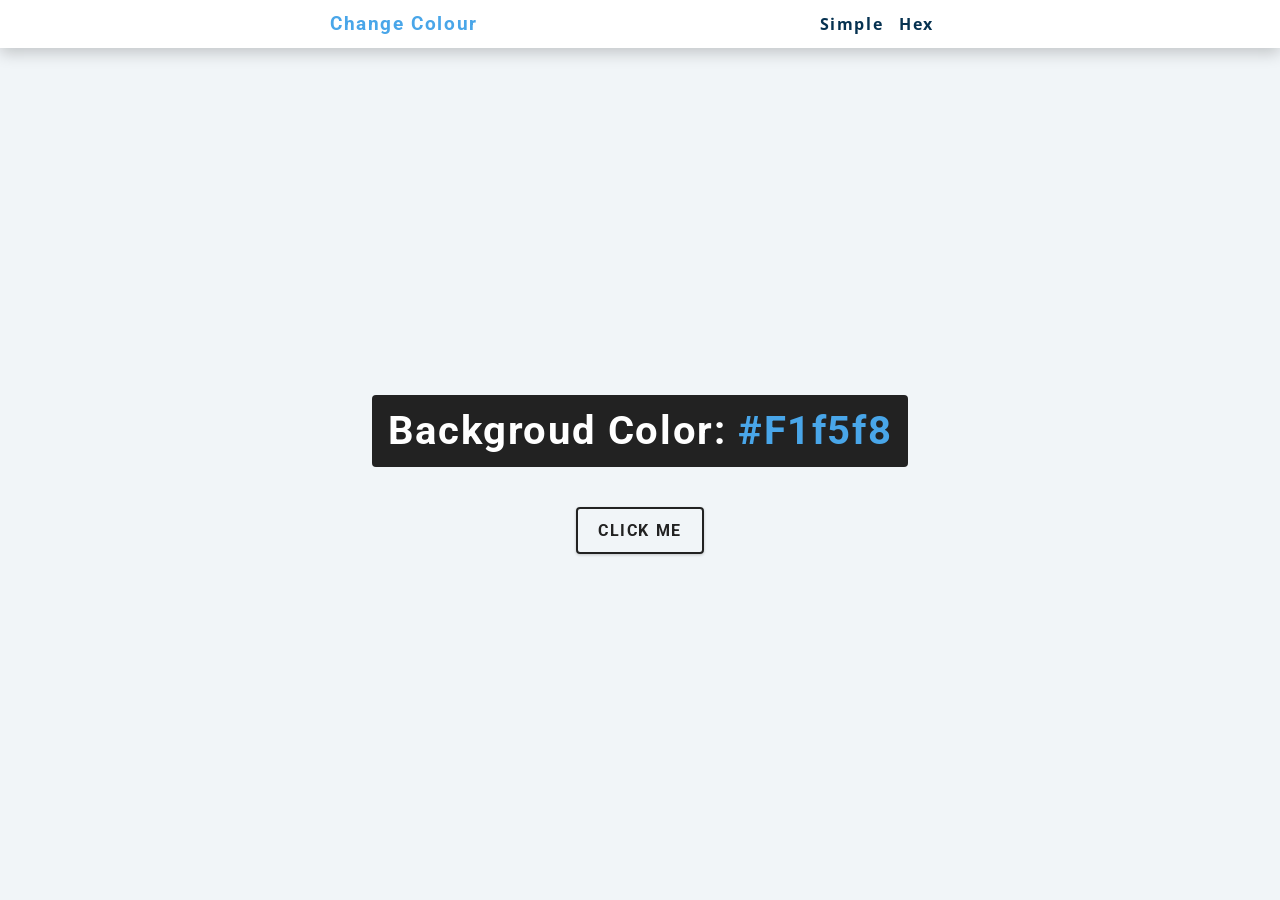
<file: javascript Projects/01-change colour/index.html>
<!DOCTYPE html>
<html lang="en">
<head>
    <meta charset="UTF-8">
    <meta http-equiv="X-UA-Compatible" content="IE=edge">
    <meta name="viewport" content="width=device-width, initial-scale=1.0">
    <title>Change Colour || Simple</title>
    <!-- Style-->
    <link rel="stylesheet" href="style.css">
</head>
<body>
    <nav>
        <div class="nav-center">
            <h4>Change Colour</h4>
            <ul class="nav-links">
                <li>
                    <a href="index.html">Simple</a>
                </li>
                <li>
                    <a href="hex.html">Hex</a>
                </li>
            </ul>
        </div>
    </nav>
    <main>
        <div class="container">
            <h2>Backgroud Color: <span class="color">
                #f1f5f8
            </span></h2>
            <button class="btn btn-hero" id="btn">Click me</button>
        </div>
    </main>



    <!-- Javascript-->
    <script src="app.js"></script>
</body>
</html>
</file>
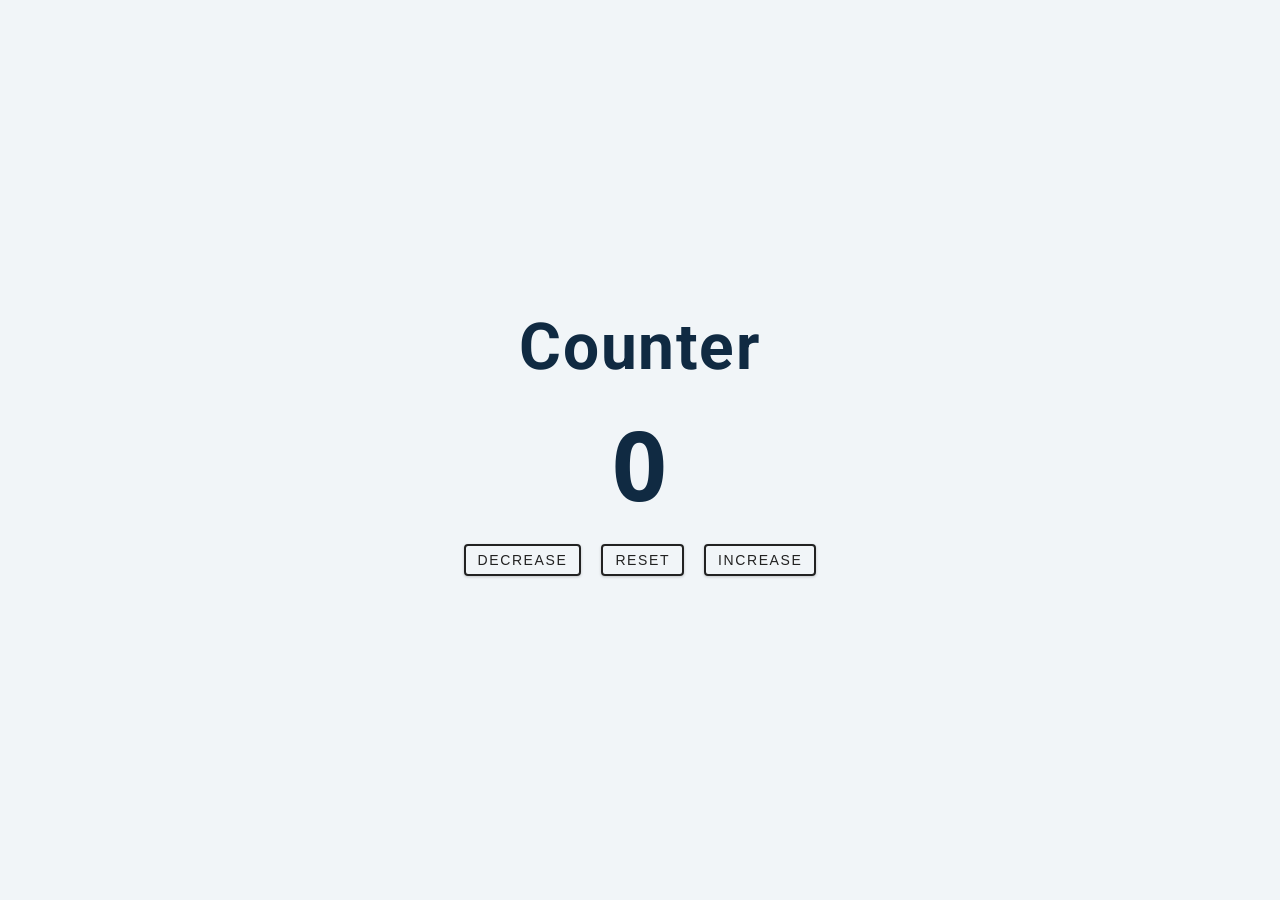
<file: javascript Projects/02-counter/index.html>
<!DOCTYPE html>
<html lang="en">
<head>
    <meta charset="UTF-8">
    <meta http-equiv="X-UA-Compatible" content="IE=edge">
    <meta name="viewport" content="width=device-width, initial-scale=1.0">
    <title>Counter</title>
    <!--Styles-->
    <link rel="stylesheet" href="styles.css">
</head>
<body>
    <main>
        <div class="container">
            <h1>
                Counter
            </h1>
            <span id="value">0</span>
            <div class="button-container">
                <button class="btn decrease">decrease</button>
                <button class="btn reset">reset</button>
                <button class="btn increase">increase</button>

            </div>
        </div>
    </main>




    <!--Javascript-->
    <script src="app.js"></script>
</body>
</html>
</file>
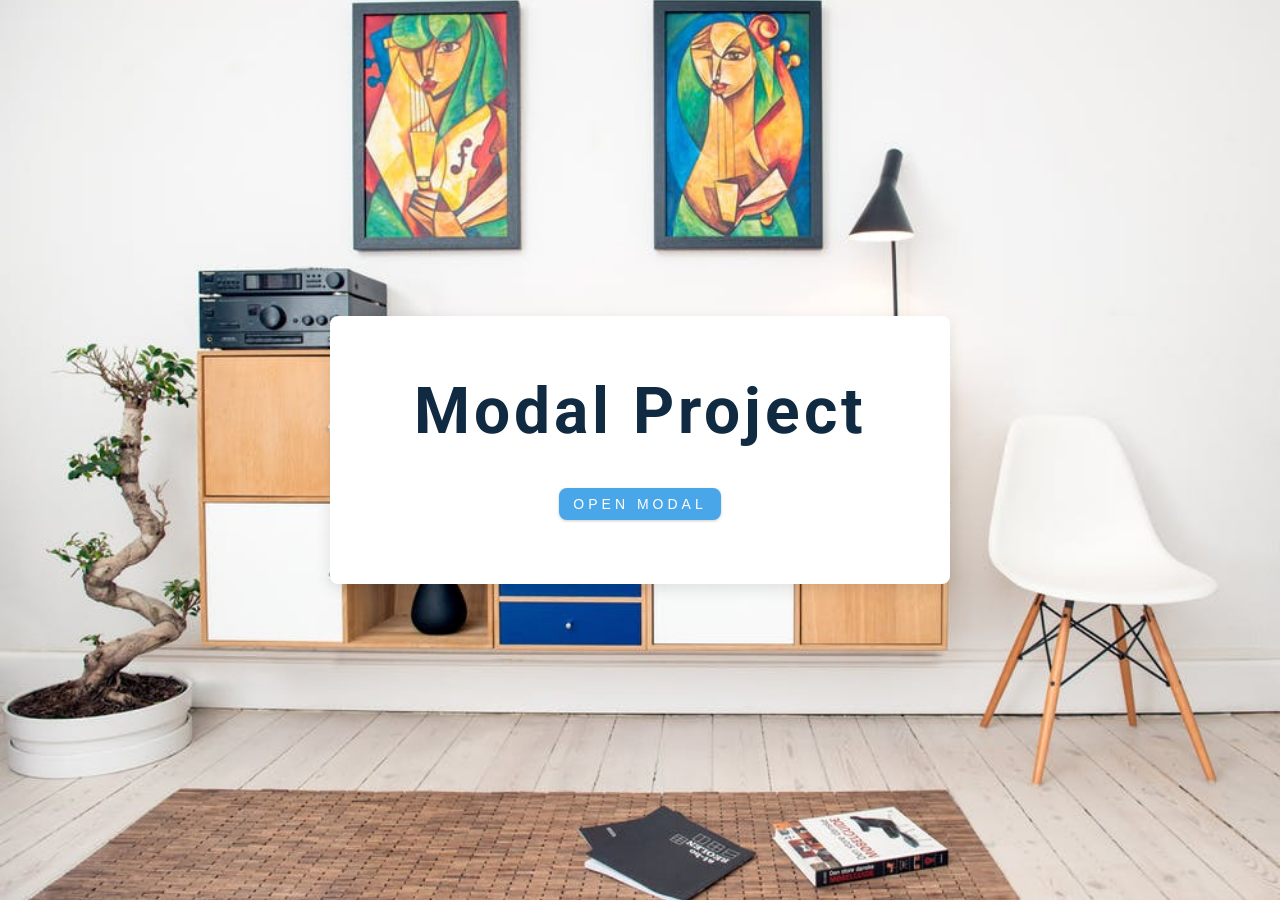
<file: javascript Projects/05-modal/index.html>
<!DOCTYPE html>
<html lang="en">
  <head>
    <meta charset="UTF-8" />
    <meta name="viewport" content="width=device-width, initial-scale=1.0" />
    <title>Modal</title>
    <!-- font-awesome -->
    <link
      rel="stylesheet"
      href="https://cdnjs.cloudflare.com/ajax/libs/font-awesome/5.14.0/css/all.min.css"
    />
    <!-- styles -->
    <link rel="stylesheet" href="styles.css" />
  </head>
  <body>    
    <!--hero-->
    <header class="hero">
        <div class="banner">
            <h1>Modal project</h1>
            <button class="btn modal-btn">
                open modal
            </button>
        </div>
    </header>
    <!--end of hero-->
    <!--modal overlay-->
    <div class="modal-overlay">
        <div class="modal-container">
            <h3>modal content</h3>
            <button class="close-btn">
                <i class="fas fa-times"></i>
            </button>
        </div>
    </div>


    <!-- javascript -->
    <script src="app.js"></script>
  </body>
</html>
</file>
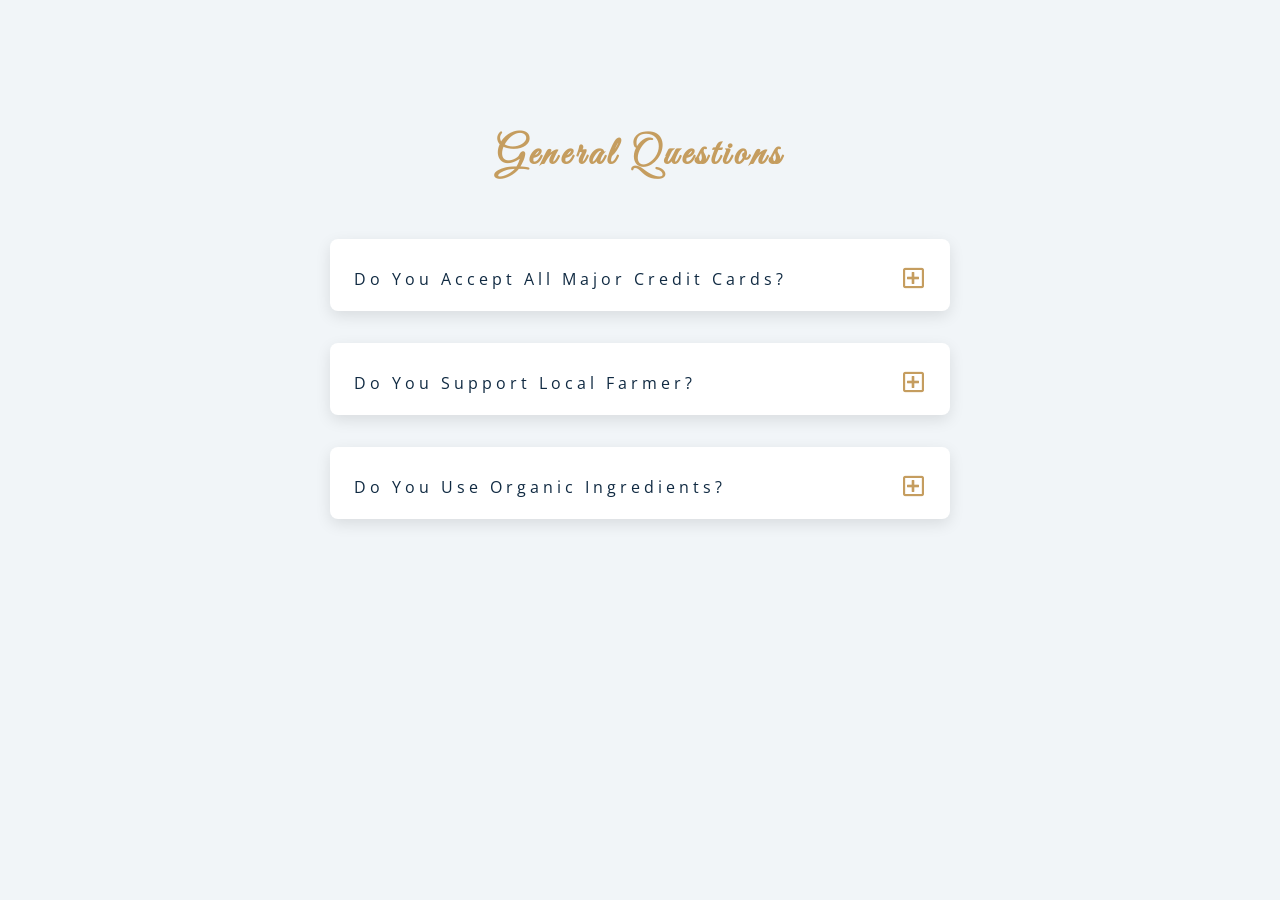
<file: javascript Projects/06-questions/index.html>
<!DOCTYPE html>
<html lang="en">
  <head>
    <meta charset="UTF-8" />
    <meta name="viewport" content="width=device-width, initial-scale=1.0" />
    <title>Q & A</title>
    <!-- font-awesome -->
    <link
      rel="stylesheet"
      href="https://cdnjs.cloudflare.com/ajax/libs/font-awesome/5.14.0/css/all.min.css"
    />
    <!-- extra fonts -->
    <link
      href="https://fonts.googleapis.com/css?family=Great+Vibes&display=swap"
      rel="stylesheet"
    />
    <!-- styles -->
    <link rel="stylesheet" href="styles.css" />
  </head>
  <body>
    <section class="questions">
    <!--title-->
    <div class="title">
      <h2>general questions</h2>
    </div>
    <!--questions-->
    <div class="section-center">
      <!--single quesiton-->
      <article class="question">
        <!--question title-->
        <div class="question-title">  
          <p>do you accept all major credit cards?</p>
          <button type="button" class="question-btn">
            <span class="plus-icon">
              <i class="far fa-plus-square"></i>
            </span>
            <span class="minus-icon">
              <i class="far fa-minus-square"></i>
            </span>
          </button>     
        </div>
        <!--question text--> 
        <div class="question-text">
          <p>Lorem ipsum dolor sit amet, consectetur adipisicing elit. Est
            dolore illo dolores quia nemo doloribus quaerat, magni numquam
            repellat reprehenderit.</p>
        </div>     
      </article>

      <!--end single quesiton-->
         <!--single quesiton-->
         <article class="question">
          <!--question title-->
          <div class="question-title">  
            <p>do you support local farmer?</p>
            <button type="button" class="question-btn">
              <span class="plus-icon">
                <i class="far fa-plus-square"></i>
              </span>
              <span class="minus-icon">
                <i class="far fa-minus-square"></i>
              </span>
            </button>     
          </div>
          <!--question text--> 
          <div class="question-text">
            <p>Lorem ipsum dolor sit amet, consectetur adipisicing elit. Est
              dolore illo dolores quia nemo doloribus quaerat, magni numquam
              repellat reprehenderit.</p>
          </div>     
        </article>
  
        <!--end single quesiton-->
           <!--single quesiton-->
      <article class="question">
        <!--question title-->
        <div class="question-title">  
          <p>do you use organic ingredients?</p>
          <button type="button" class="question-btn">
            <span class="plus-icon">
              <i class="far fa-plus-square"></i>
            </span>
            <span class="minus-icon">
              <i class="far fa-minus-square"></i>
            </span>
          </button>     
        </div>
        <!--question text--> 
        <div class="question-text">
          <p>Lorem ipsum dolor sit amet, consectetur adipisicing elit. Est
            dolore illo dolores quia nemo doloribus quaerat, magni numquam
            repellat reprehenderit.</p>
        </div>     
      </article>

      <!--end single quesiton-->
    </div>
  </section>
    
    <!-- javascript -->
    <script src="app.js"></script>
  </body>
</html>
</file>
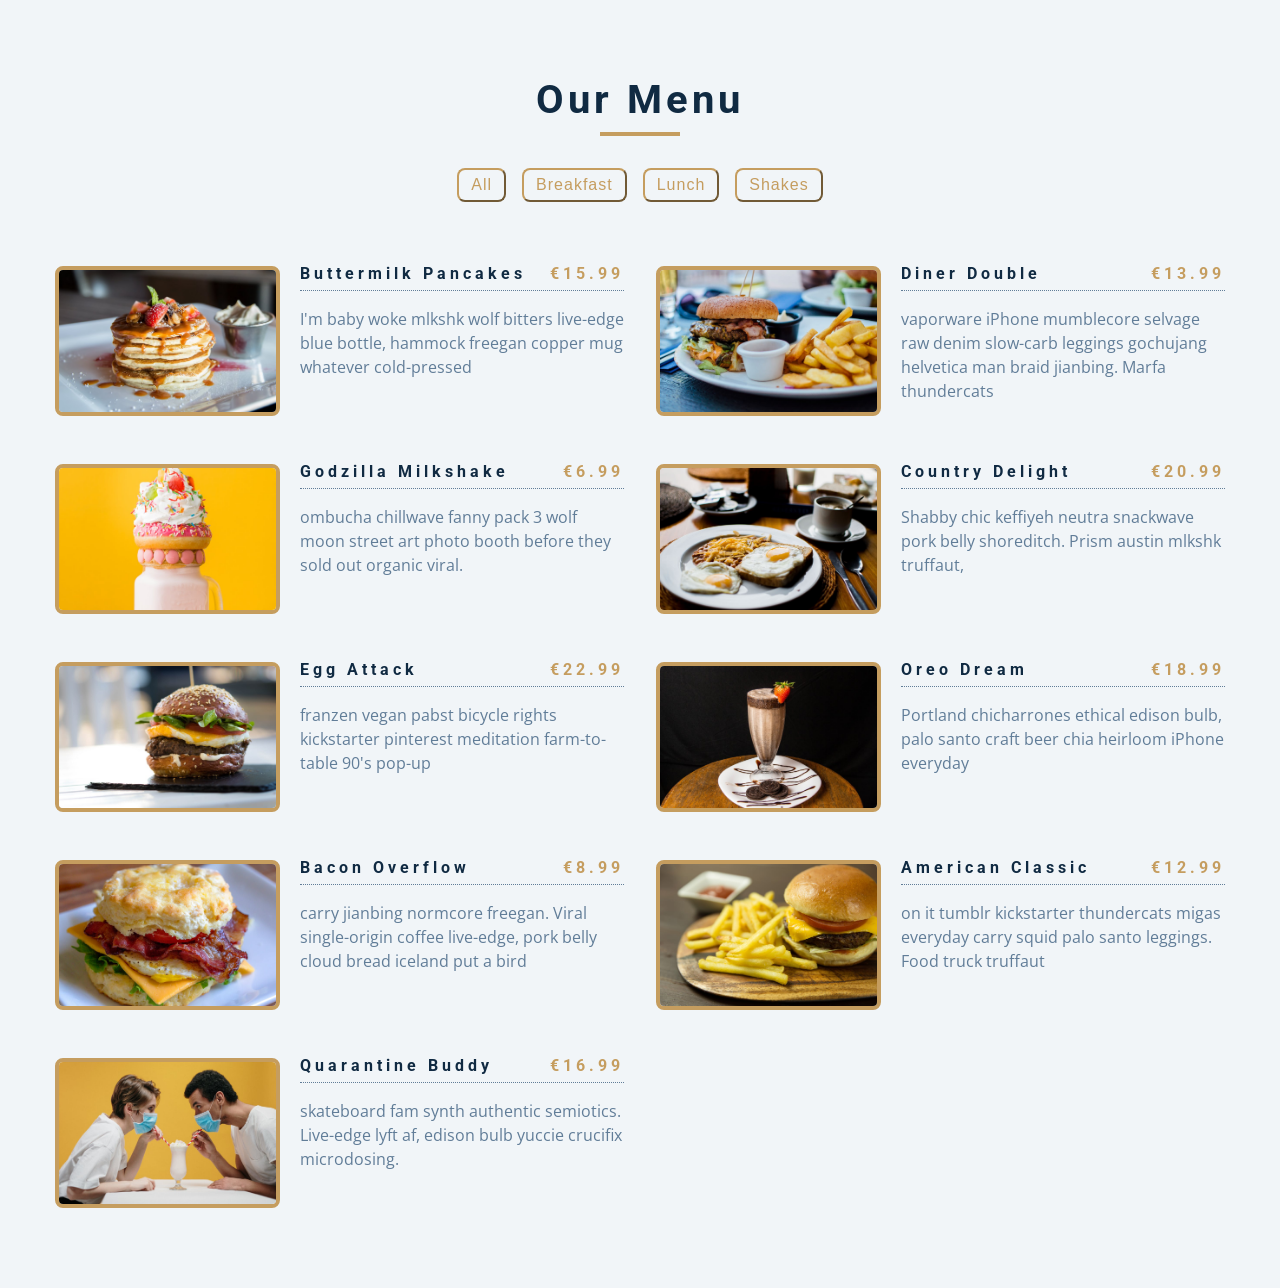
<file: javascript Projects/08-menu/index.html>
<!DOCTYPE html>
<html lang="en">
  <head>
    <meta charset="UTF-8" />
    <meta name="viewport" content="width=device-width, initial-scale=1.0" />
    <title>Menu</title>
    <!-- font-awesome -->
    <link
      rel="stylesheet"
      href="https://cdnjs.cloudflare.com/ajax/libs/font-awesome/5.14.0/css/all.min.css"
    />
    <!-- styles -->
    <link rel="stylesheet" href="styles.css" />
  </head>
  <body>
    <section class="menu">
      <!-- title -->
      <div class="title">
        <h2>our menu</h2>
        <div class="underline"></div>
      </div>
      <!-- filter buttons -->
      <div class="btn-container">
         <button data-id="all" type="button" class="filter-btn" data-id="all">all</button>
        <button data-id="breakfast" type="button" class="filter-btn" data-id="breakfast">
          breakfast
        </button>
        <button data-id="lunch" type="button" class="filter-btn" data-id="lunch">lunch</button>
        <button data-id="shakes" type="button" class="filter-btn" data-id="shakes">
          shakes
        </button>
      </div>
      <!-- menu items -->
      <div class="section-center">
        <!-- single item -->
        <article class="menu-item">
          <img src="./menu-item.jpeg" alt="menu item" class="photo" />
          <div class="item-info">
            <header>
              <h4>buttermilk pancakes</h4>
              <h4 class="price">€15</h4>
            </header>
            <p class="item-text">
              Lorem ipsum dolor sit amet consectetur adipisicing elit.
              Repudiandae, sint quam. Et reprehenderit fugiat nesciunt inventore
              laboriosam excepturi! Quo, officia.
            </p>
          </div>
        </article>
        <!-- end of single item -->
        <!-- single item -->
        <article class="menu-item">
          <img src="./menu-item.jpeg" alt="menu item" class="photo" />
          <div class="item-info">
            <header>
              <h4>buttermilk pancakes</h4>
              <h4 class="price">€15</h4>
            </header>
            <p class="item-text">
              Lorem ipsum dolor sit amet consectetur adipisicing elit.
              Repudiandae, sint quam. Et reprehenderit fugiat nesciunt inventore
              laboriosam excepturi! Quo, officia.
            </p>
          </div>
        </article>
        <!-- end of single item -->
        <!-- single item -->
        <article class="menu-item">
          <img src="./menu-item.jpeg" alt="menu item" class="photo" />
          <div class="item-info">
            <header>
              <h4>buttermilk pancakes</h4>
              <h4 class="price">€15</h4>
            </header>
            <p class="item-text">
              Lorem ipsum dolor sit amet consectetur adipisicing elit.
              Repudiandae, sint quam. Et reprehenderit fugiat nesciunt inventore
              laboriosam excepturi! Quo, officia.
            </p>
          </div>
        </article>
        <!-- end of single item -->
      </div>
    </section>
    <!-- javascript -->
    <script src="app.js"></script>
  </body>
</html>
</file>
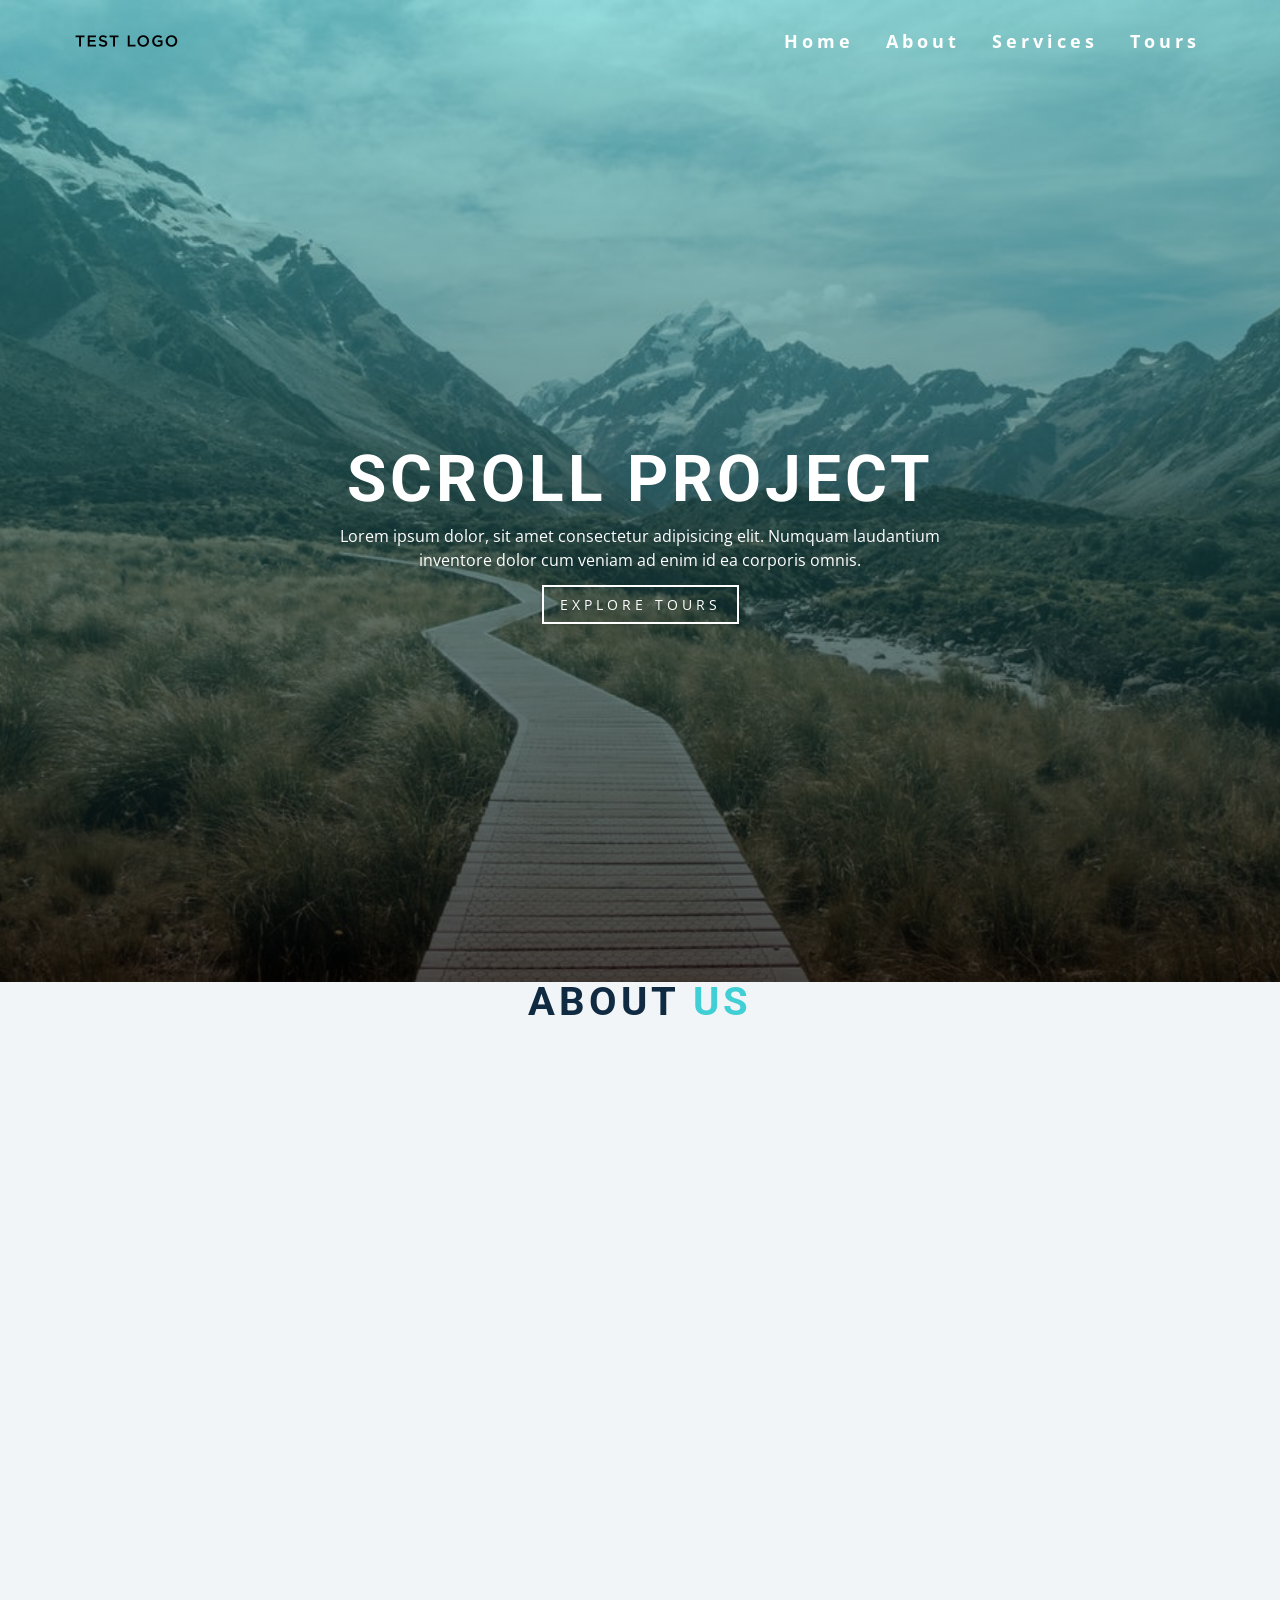
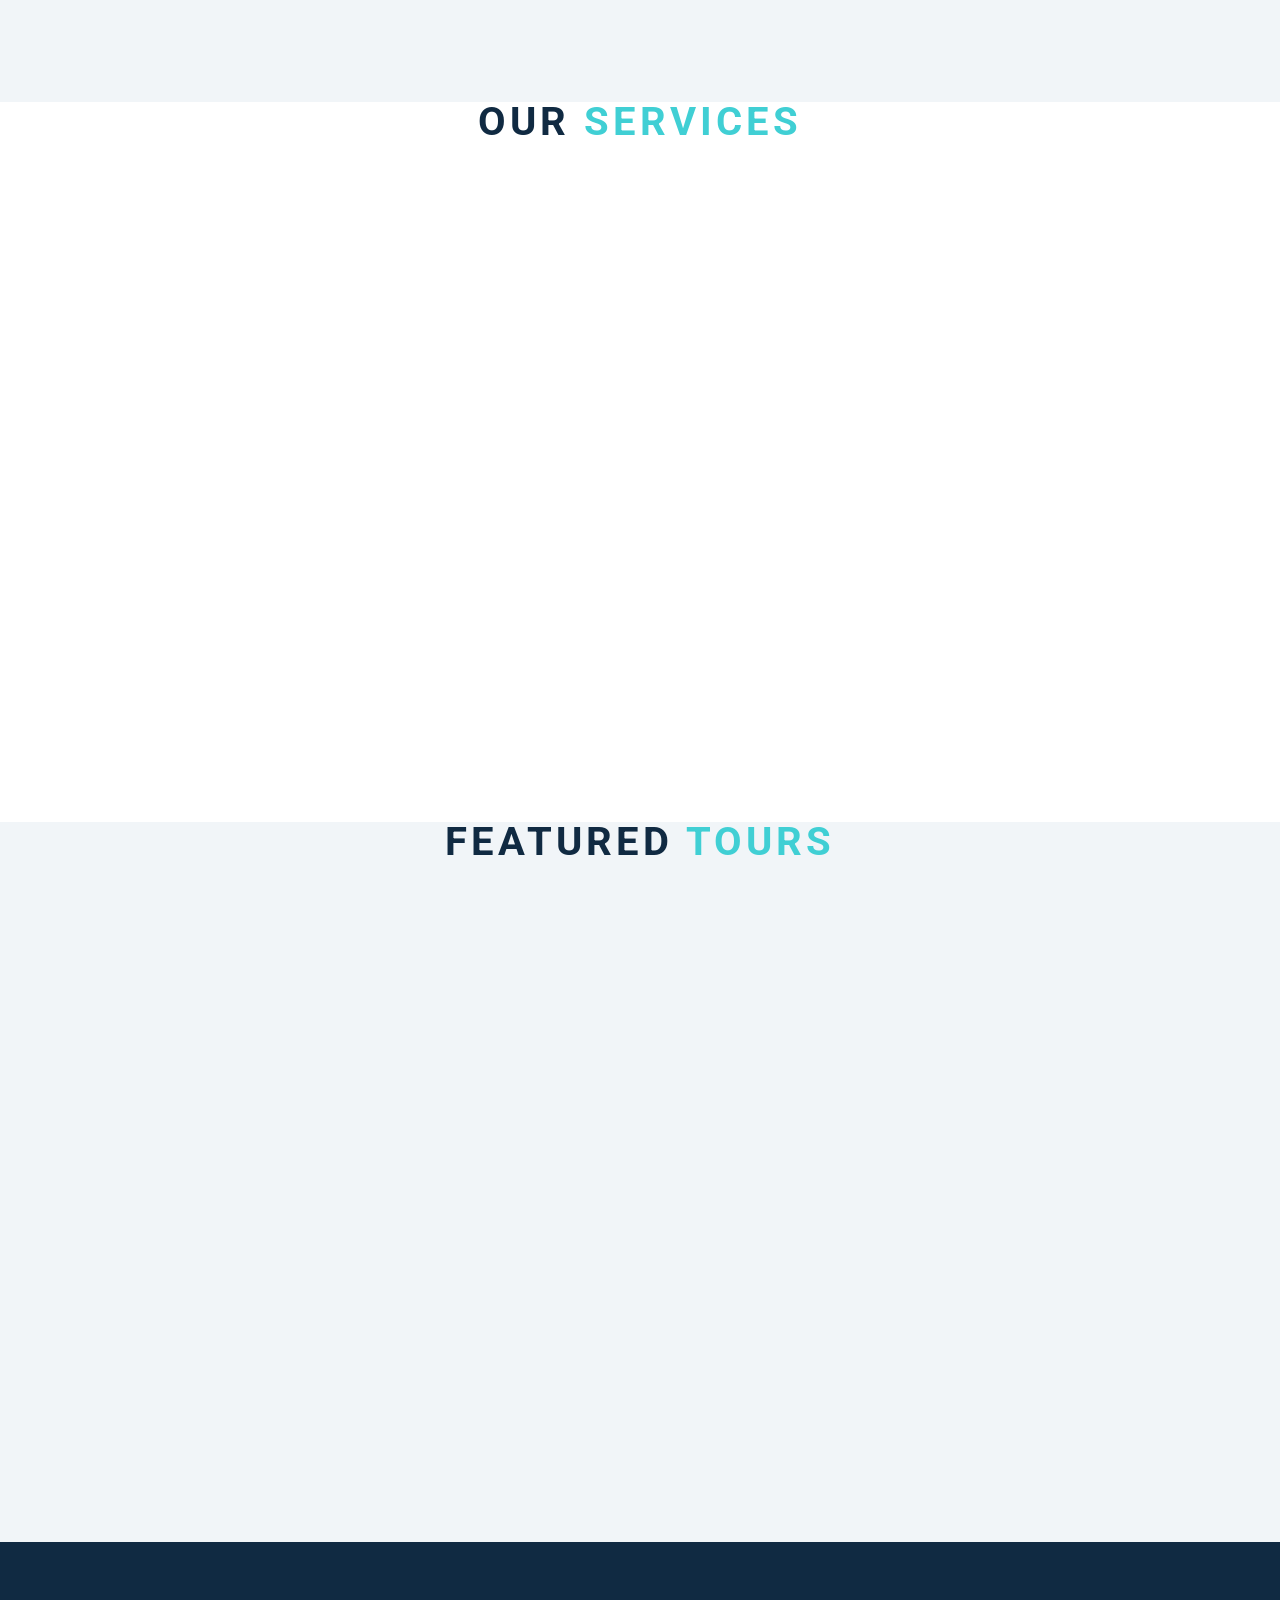
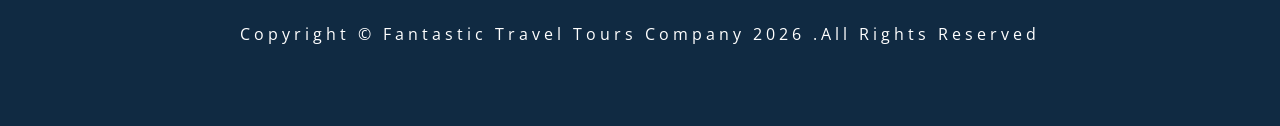
<file: javascript Projects/10-scroll/index.html>
<!DOCTYPE html>
<html lang="en">
  <head>
    <meta charset="UTF-8" />
    <meta name="viewport" content="width=device-width, initial-scale=1.0" />
    <title>Scroll</title>
    <!-- font-awesome -->
    <link
      rel="stylesheet"
      href="https://cdnjs.cloudflare.com/ajax/libs/font-awesome/5.14.0/css/all.min.css"
    />
    <!-- styles -->
    <link rel="stylesheet" href="styles.css" />
  </head>
  <body>
      <!-- header -->
      <header id="home">
        <!-- navbar -->
        <nav id="nav">
            <div class="nav-center">
                <!-- nav header -->
                <div class="nav-header">
                    <img class="logo" src="logo.png" alt="logo">
                    <button class="nav-toggle">
                        <i class="fas fa-bars"></i>
                    </button>
                </div>
                <!-- links -->
                <div class="links-container">
                      
                    <ul class="links">
                        <li>
                        <a href="#home" class="scroll-link">home</a>
                        </li>
                        <li>
                        <a href="#about" class="scroll-link">about</a>
                        </li>
                        <li>
                        <a href="#services" class="scroll-link">services</a>
                        </li>
                        <li>
                        <a href="#tours" class="scroll-link">tours</a>
                        </li>
                    </ul>
                </div>
            </div>
        </nav>
        <!-- banner -->
        <div class="banner">
            <div class="container">
            <h1>scroll project</h1>
            <p>Lorem ipsum dolor, sit amet consectetur adipisicing elit. 
                Numquam laudantium inventore dolor cum veniam ad enim id ea corporis omnis.
            </p>
            <a href="#tours" class="scroll-link btn btn-white">Explore Tours</a>
        </div>
        </div>
      </header>
      <!-- about -->
      <section id="about" class="section">
          <div class="title">
              <h2>About <span>us</span></h2>
          </div>
      </section>
       <!-- services -->
       <section id="services" class="section">
        <div class="title">
            <h2>our <span>services</span></h2>
        </div>
    </section>
     <!-- tours -->
     <section id="tours" class="section">
        <div class="title">
            <h2>featured <span>tours</span></h2>
        </div>
    </section>
    <!-- footer -->
    <footer class="section">
        <p>copyright &copy; Fantastic travel tours company <span id="date">            
        </span> .all rights reserved</p>
    </footer>     
     <!--back to top button  -->
     <a href="#home" class="scroll-link top-link">
         <i class="fa fa-arrow-up"></i>
     </a>

      





    <!-- javascript -->
    <script src="app.js"></script>
  </body>
</html>
</file>
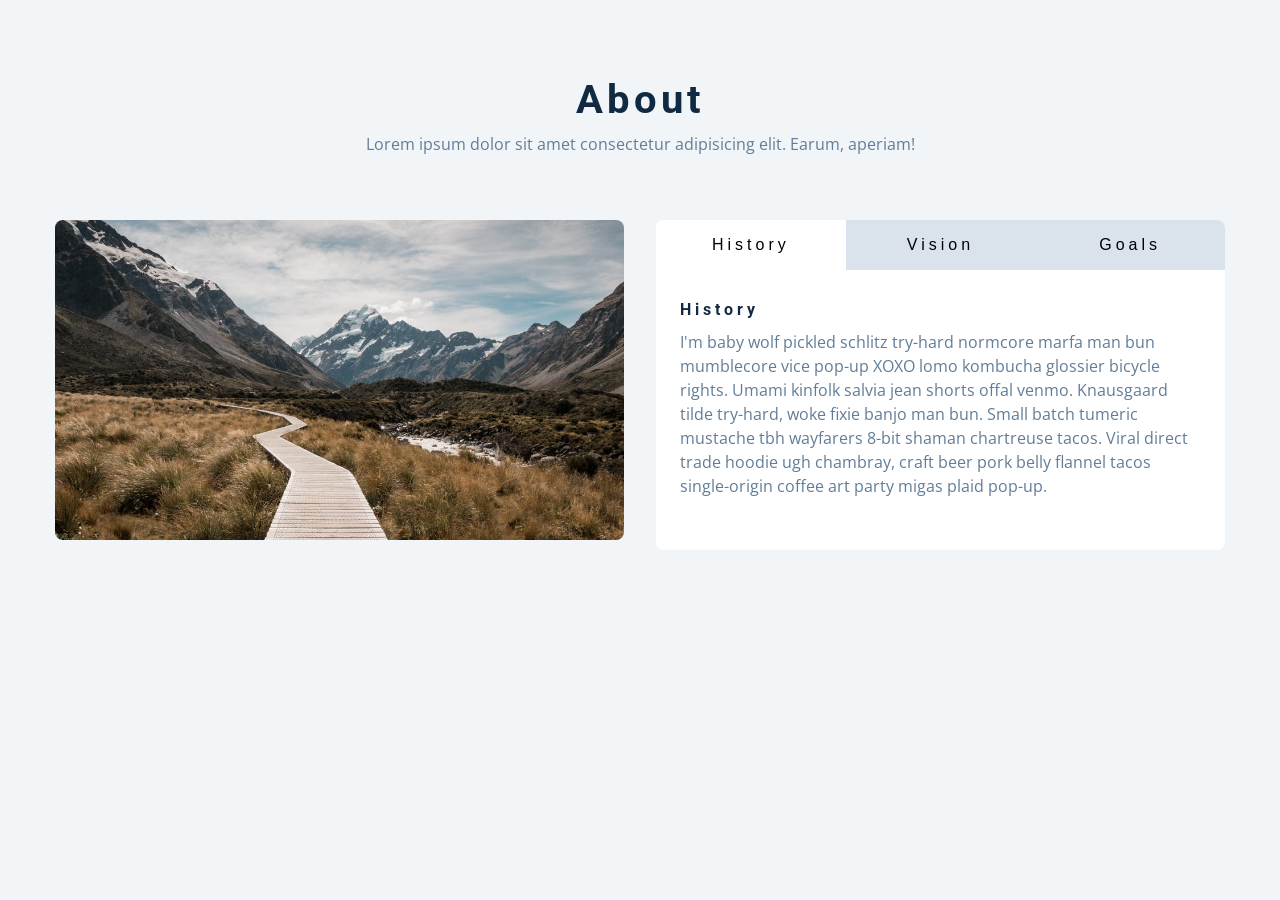
<file: javascript Projects/11-tabs/index.html>
<!DOCTYPE html>
<html lang="en">
  <head>
    <meta charset="UTF-8" />
    <meta name="viewport" content="width=device-width, initial-scale=1.0" />
    <title>Tabs</title>

    <!-- styles -->
    <link rel="stylesheet" href="styles.css" />
  </head>
  <body>
    <section class="section">
      <div class="title">
        <h2>about</h2>
        <p>
          Lorem ipsum dolor sit amet consectetur adipisicing elit. Earum,
          aperiam!
        </p>
      </div>

      <div class="about-center section-center">
        <article class="about-img">
          <img src="./hero-bcg.jpeg" alt="" />
        </article>
        <article class="about">
          <!-- btn container -->
          <div class="btn-container">
            <button class="tab-btn active" data-id="history">history</button>
            <button class="tab-btn" data-id="vision">vision</button>
            <button class="tab-btn" data-id="goals">goals</button>
          </div>
          <div class="about-content">
            <!-- single item -->
            <div class="content active" id="history">
              <h4>history</h4>
              <p>
                I'm baby wolf pickled schlitz try-hard normcore marfa man bun
                mumblecore vice pop-up XOXO lomo kombucha glossier bicycle
                rights. Umami kinfolk salvia jean shorts offal venmo. Knausgaard
                tilde try-hard, woke fixie banjo man bun. Small batch tumeric
                mustache tbh wayfarers 8-bit shaman chartreuse tacos. Viral
                direct trade hoodie ugh chambray, craft beer pork belly flannel
                tacos single-origin coffee art party migas plaid pop-up.
              </p>
            </div>
            <!-- end of single item -->
            <!-- single item -->
            <div class="content" id="vision">
              <h4>vision</h4>
              <p>
                Man bun PBR&B keytar copper mug prism, hell of helvetica. Synth
                crucifix offal deep v hella biodiesel. Church-key listicle
                polaroid put a bird on it chillwave palo santo enamel pin,
                tattooed meggings franzen la croix cray. Retro yr aesthetic four
                loko tbh helvetica air plant, neutra palo santo tofu mumblecore.
                Hoodie bushwick pour-over jean shorts chartreuse shabby chic.
                Roof party hammock master cleanse pop-up truffaut, bicycle
                rights skateboard affogato readymade sustainable deep v
                live-edge schlitz narwhal.
              </p>
              <ul>
                <li>list item</li>
                <li>list item</li>
                <li>list item</li>
              </ul>
            </div>
            <!-- end of single item -->
            <!-- single item -->
            <div class="content" id="goals">
              <h4>goals</h4>
              <p>
                Chambray authentic truffaut, kickstarter brunch taxidermy vape
                heirloom four dollar toast raclette shoreditch church-key.
                Poutine etsy tote bag, cred fingerstache leggings cornhole
                everyday carry blog gastropub. Brunch biodiesel sartorial mlkshk
                swag, mixtape hashtag marfa readymade direct trade man braid
                cold-pressed roof party. Small batch adaptogen coloring book
                heirloom. Letterpress food truck hammock literally hell of wolf
                beard adaptogen everyday carry. Dreamcatcher pitchfork yuccie,
                banh mi salvia venmo photo booth quinoa chicharrones.
              </p>
            </div>
            <!-- end of single item -->
          </div>
        </article>
      </div>
    </section>
    <!-- javascript -->
    <script src="app.js"></script>
  </body>
</html>
</file>
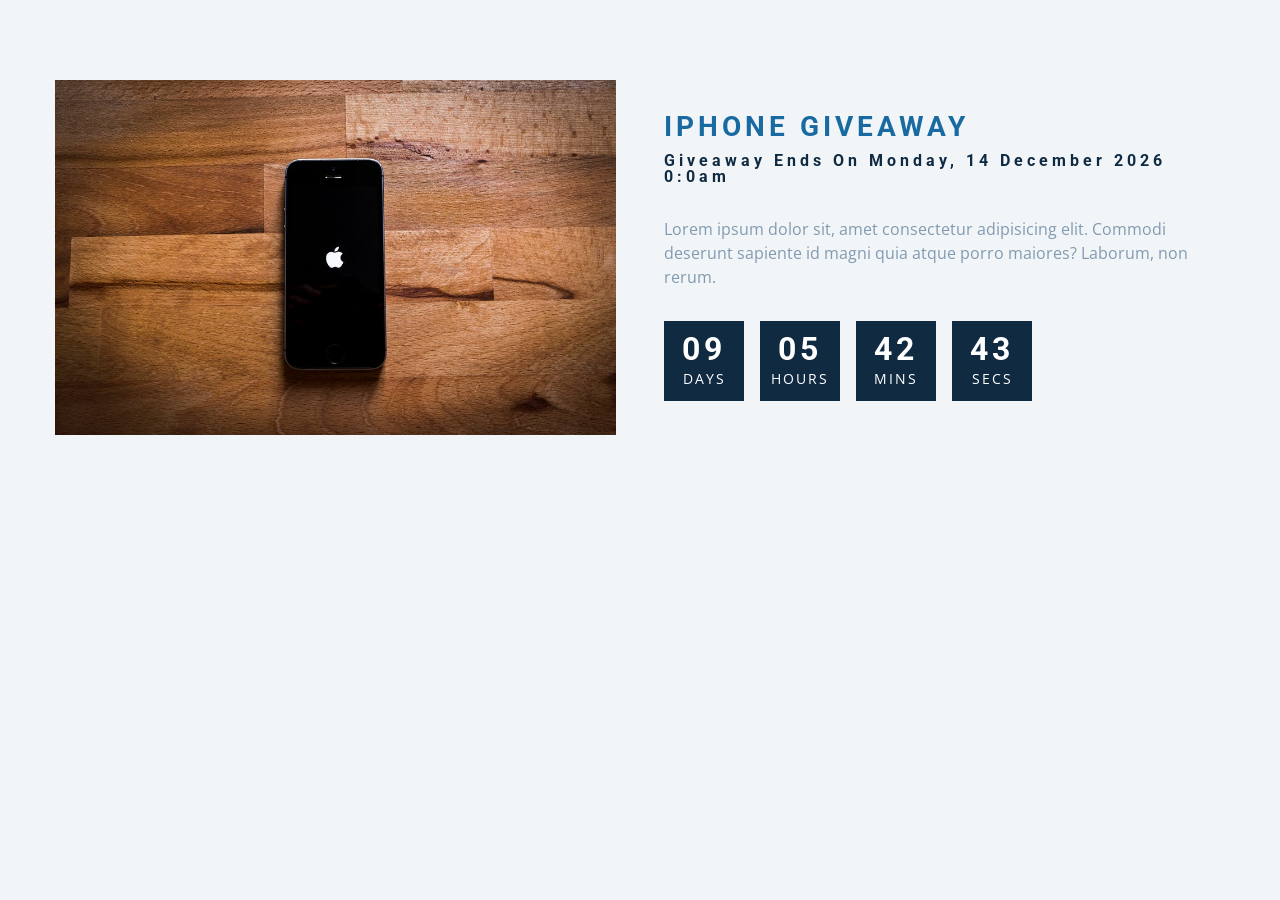
<file: javascript Projects/12-countdown-timer/index.html>
<!DOCTYPE html>
<html lang="en">
  <head>
    <meta charset="UTF-8" />
    <meta name="viewport" content="width=device-width, initial-scale=1.0" />
    <title>Countdown</title>

    <!-- styles -->
    <link rel="stylesheet" href="styles.css" />
  </head>
  <body>
    <section class="section-center">
        <!-- image -->
        <article class="gift-img">
            <img src="gift.jpeg" alt="gift picture">
        </article>
        <!-- info -->
        <article class="gift-info">
            <h3>Iphone Giveaway</h3>
            <h4 class="giveaway">
                giveaway ends on Sunday, 30 May 2021, 8:00am
            </h4>
            <p>
                Lorem ipsum dolor sit, amet consectetur adipisicing elit.
                Commodi deserunt sapiente id magni quia atque porro maiores? 
                Laborum, non rerum.
            </p>
            <div class="deadline">
                <!-- days -->
                <div class="deadline-format">
                <div>
                    <h4 class="days">34</h4>
                    <span>days</span>
                </div>
            </div>
                <!-- end of item -->
                  <!-- hours -->
                  <div class="deadline-format">
                  <div>
                      <h4 class="hours">34</h4>
                      <span>hours</span>
                  </div>
                </div>
                  <!-- end of item -->
                    <!-- mins -->
                <div class="deadline-format">
                <div>
                    <h4 class="mins">34</h4>
                    <span>mins</span>
                </div>
            </div>
                <!-- end of item -->
                  <!-- secs -->
                  <div class="deadline-format">
                  <div>
                      <h4 class="secs">34</h4>
                      <span>secs</span>
                  </div>
                </div>
                  <!-- end of item -->
                
            </div>
        </article>
    </section>
    <!-- javascript -->
    <script src="app.js"></script>
  </body>
</html>
</file>
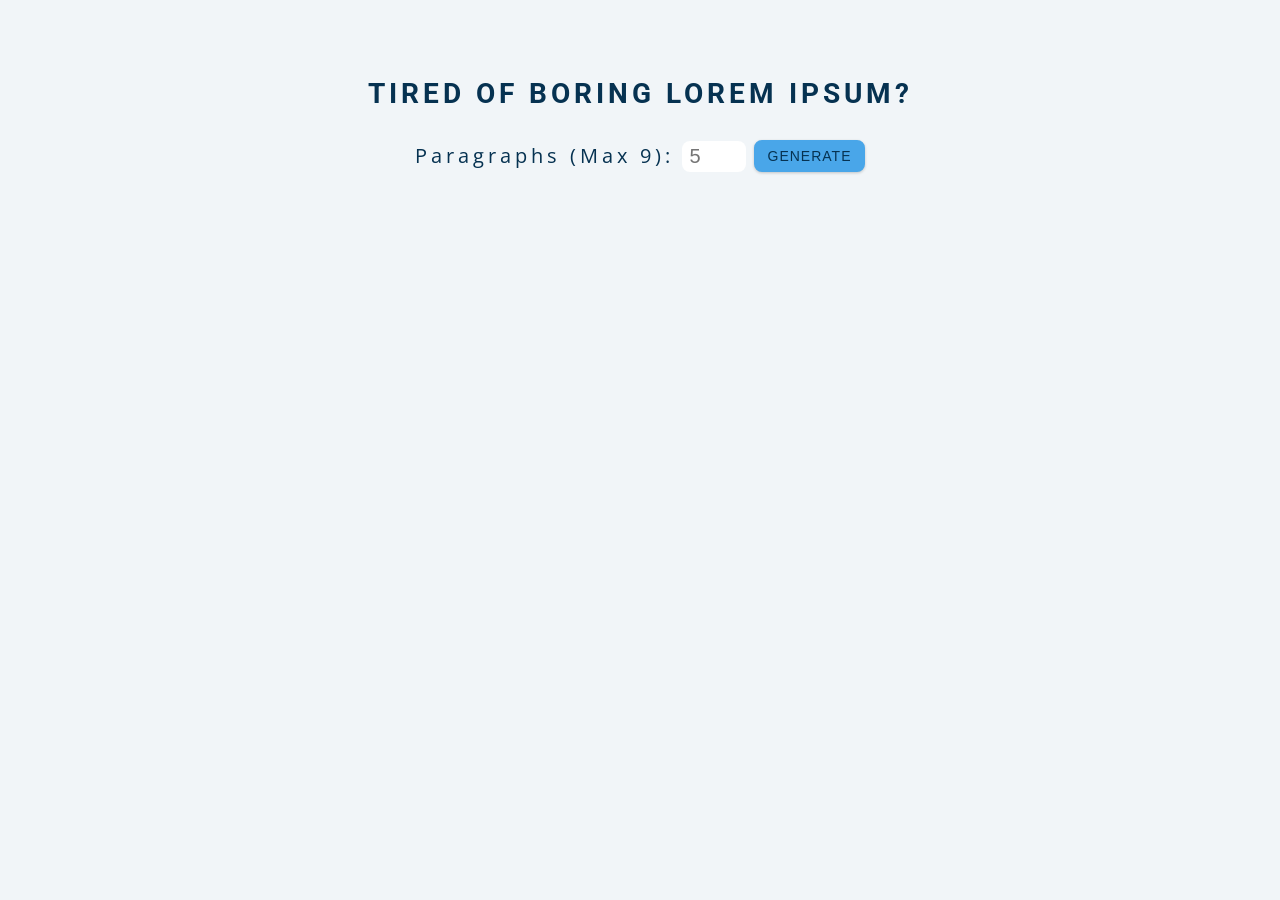
<file: javascript Projects/13-lorem-ipsum/index.html>
<!DOCTYPE html>
<html lang="en">
  <head>
    <meta charset="UTF-8" />
    <meta name="viewport" content="width=device-width, initial-scale=1.0" />
    <title>Lorem Ipsum</title>

    <!-- styles -->
    <link rel="stylesheet" href="styles.css" />
  </head>
  <body>
    <section class="section-center">
      <h3>tired of boring lorem ipsum?</h3>
      <form class="lorem-form">
        <label for="amount">paragraphs (max 9):</label>
        <input type="number" name="amount" id="amount" placeholder="5" />
        <button type="submit" class="btn">generate</button>
      </form>
      <article class="lorem-text"></article>
    </section>

    <!-- javascript -->
    <script src="app.js"></script>
  </body>
</html>
</file>
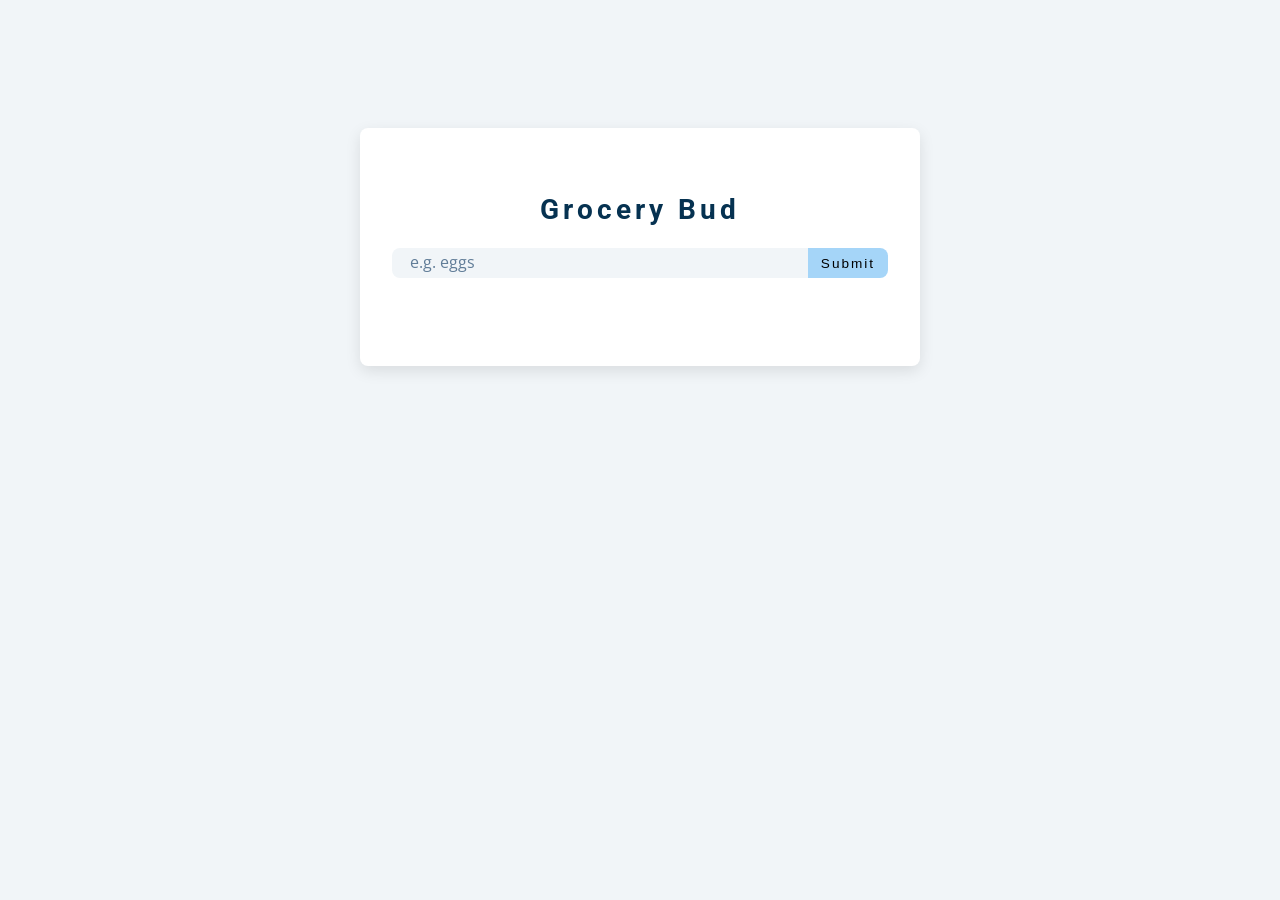
<file: javascript Projects/14-grocery-bud/index.html>
<!DOCTYPE html>
<html lang="en">
  <head>
    <meta charset="UTF-8" />
    <meta name="viewport" content="width=device-width, initial-scale=1.0" />
    <title>Grocery Bud</title>
    <!-- font-awesome -->
    <link
      rel="stylesheet"
      href="https://cdnjs.cloudflare.com/ajax/libs/font-awesome/5.14.0/css/all.min.css"
    />
    <!-- styles -->
    <link rel="stylesheet" href="styles.css" />
  </head>
  <body>
    <section class="section-center">
      <!-- form -->
      <form class="grocery-form">
        <p class="alert"></p>
        <h3>grocery bud</h3>
        <div class="form-control">
          <input type="text" id="grocery" placeholder="e.g. eggs" />
          <button type="submit" class="submit-btn">submit</button>
        </div>
      </form>
      <!-- list -->
      <div class="grocery-container">
        <div class="grocery-list"></div>
        <button class="clear-btn">clear items</button>
      </div>
    </section>
    <!-- javascript -->
    <script src="app.js"></script>
  </body>
</html>
</file>
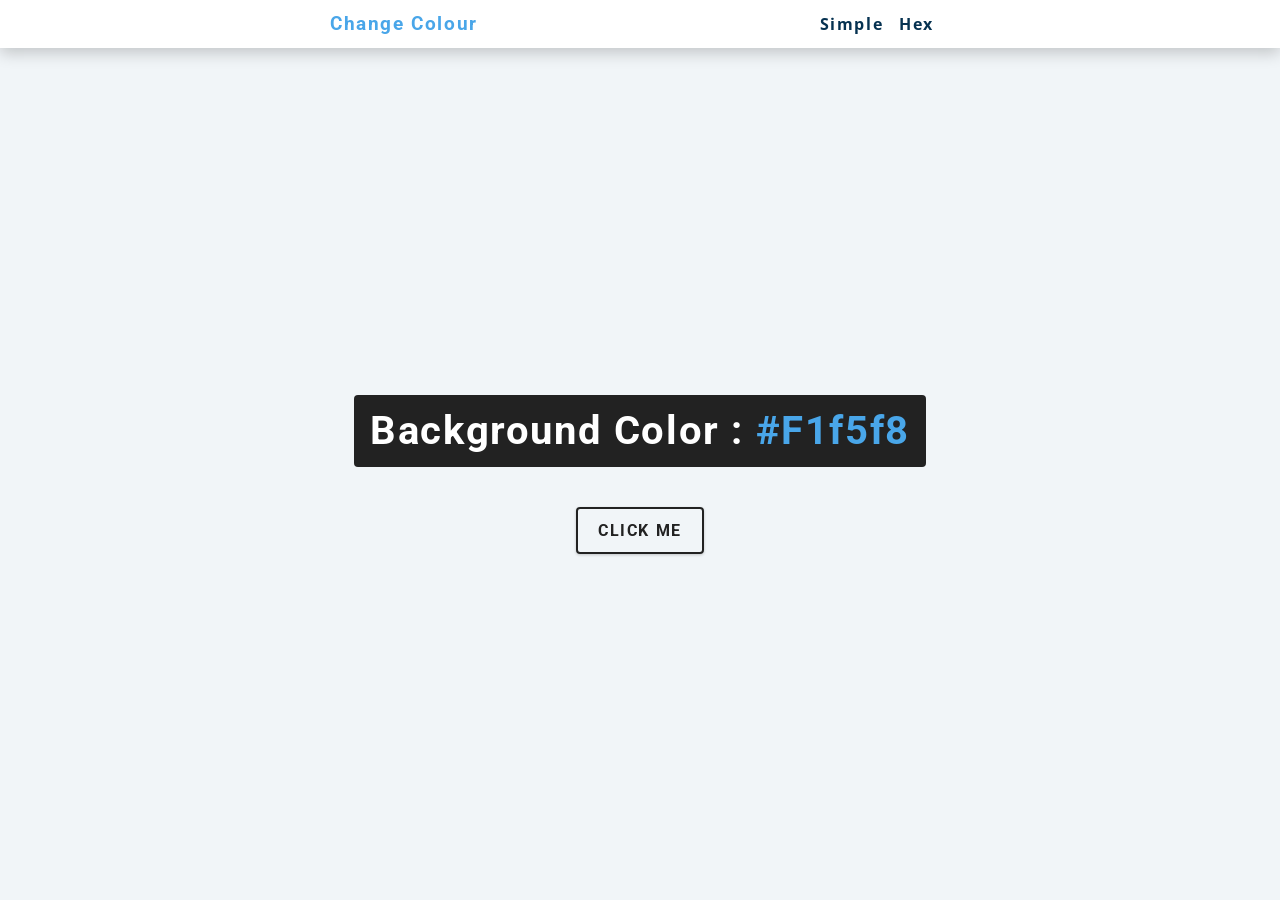
<file: javascript Projects/01-change colour/hex.html>
<!DOCTYPE html>
<html lang="en">
  <head>
    <meta charset="UTF-8" />
    <meta name="viewport" content="width=device-width, initial-scale=1.0" />
    <title>
      Change Colour || Simple
    </title>

    <!-- styles -->
    <link rel="stylesheet" href="style.css" />
  </head>

  <body>
    <nav>
      <div class="nav-center">
        <h4>Change Colour</h4>
        <ul class="nav-links">
          <li><a href="index.html">simple</a></li>
          <li><a href="hex.html">hex</a></li>
        </ul>
      </div>
    </nav>
    <main>
      <div class="container">
        <h2>background color : <span class="color">#f1f5f8</span></h2>
        <button class="btn btn-hero" id="btn">click me</button>
      </div>
    </main>
    <!-- javascript -->
    <script src="hex.js"></script>
  </body>
</html>
</file>
<file: javascript Projects/01-change colour/style.css>
/*
=============== 
Fonts
===============
*/
@import url("https://fonts.googleapis.com/css?family=Open+Sans|Roboto:400,700&display=swap");

/*
=============== 
Variables
===============
*/

:root {
  /* dark shades of primary color*/
  --clr-primary-1: hsl(205, 86%, 17%);
  --clr-primary-2: hsl(205, 77%, 27%);
  --clr-primary-3: hsl(205, 72%, 37%);
  --clr-primary-4: hsl(205, 63%, 48%);
  /* primary/main color */
  --clr-primary-5: hsl(205, 78%, 60%);
  /* lighter shades of primary color */
  --clr-primary-6: hsl(205, 89%, 70%);
  --clr-primary-7: hsl(205, 90%, 76%);
  --clr-primary-8: hsl(205, 86%, 81%);
  --clr-primary-9: hsl(205, 90%, 88%);
  --clr-primary-10: hsl(205, 100%, 96%);
  /* darkest grey - used for headings */
  --clr-grey-1: hsl(209, 61%, 16%);
  --clr-grey-2: hsl(211, 39%, 23%);
  --clr-grey-3: hsl(209, 34%, 30%);
  --clr-grey-4: hsl(209, 28%, 39%);
  /* grey used for paragraphs */
  --clr-grey-5: hsl(210, 22%, 49%);
  --clr-grey-6: hsl(209, 23%, 60%);
  --clr-grey-7: hsl(211, 27%, 70%);
  --clr-grey-8: hsl(210, 31%, 80%);
  --clr-grey-9: hsl(212, 33%, 89%);
  --clr-grey-10: hsl(210, 36%, 96%);
  --clr-white: #fff;
  --clr-red-dark: hsl(360, 67%, 44%);
  --clr-red-light: hsl(360, 71%, 66%);
  --clr-green-dark: hsl(125, 67%, 44%);
  --clr-green-light: hsl(125, 71%, 66%);
  --clr-black: #222;
  --ff-primary: "Roboto", sans-serif;
  --ff-secondary: "Open Sans", sans-serif;
  --transition: all 0.3s linear;
  --spacing: 0.1rem;
  --radius: 0.25rem;
  --light-shadow: 0 5px 15px rgba(0, 0, 0, 0.1);
  --dark-shadow: 0 5px 15px rgba(0, 0, 0, 0.2);
  --max-width: 1170px;
  --fixed-width: 620px;
}
/*
=============== 
Global Styles
===============
*/

*,
::after,
::before {
  margin: 0;
  padding: 0;
  box-sizing: border-box;
}
body {
  font-family: var(--ff-secondary);
  background: var(--clr-grey-10);
  color: var(--clr-grey-1);
  line-height: 1.5;
  font-size: 0.875rem;
}
ul {
  list-style-type: none;
}
a {
  text-decoration: none;
}
h1,
h2,
h3,
h4 {
  letter-spacing: var(--spacing);
  text-transform: capitalize;
  line-height: 1.25;
  margin-bottom: 0.75rem;
  font-family: var(--ff-primary);  
}
h1 {
  font-size: 3rem;
}
h2 {
  font-size: 2rem;
}
h3 {
  font-size: 1.25rem;
}
h4 {
  font-size: 1.875rem;
}
p {
  margin-bottom: 1.25rem;
  color: var(--clr-grey-5);
}
@media screen and (min-width: 800px) {
  h1 {
    font-size: 4rem;
  }
  h2 {
    font-size: 2.5rem;
  }
  h3 {
    font-size: 1.75rem;
  }
  h4 {
    font-size: 1.2rem;
  }
  body {
    font-size: 1rem;
  }
  h1,
  h2,
  h3,
  h4 {
    line-height: 1;
  }
}
/*  global classes */

/* section */
.section {
  padding: 5rem 0;
}

.section-center {
  width: 90vw;
  margin: 0 auto;
  max-width: 1170px;
}
@media screen and (min-width: 992px) {
  .section-center {
    width: 95vw;
  }
}
main {
  min-height: 100vh;
  display: grid;
  place-items: center;
}

/*
=============== 
Nav
===============
*/
nav {
  background: var(--clr-white);
  height: 3rem;
  display: grid;
  align-items: center;
  box-shadow: var(--dark-shadow);
}
.nav-center {
  width: 90vw;
  max-width: var(--fixed-width);
  margin: 0 auto;
  display: flex;
  align-items: center;
  justify-content: space-between;
}
.nav-center h4 {
  margin-bottom: 0;
  color: var(--clr-primary-5);
}
.nav-links {
  display: flex;
}
nav a {
  text-transform: capitalize;
  font-weight: 700;
  font-size: 1rem;
  color: var(--clr-primary-1);
  letter-spacing: var(--spacing);
  margin-right: 1rem;
}
nav a:hover {
  color: var(--clr-primary-5);
}
/*
=============== 
Container
===============
*/
main {
  min-height: calc(100vh - 3rem);
  display: grid;
  place-items: center;
}
.container {
  text-align: center;
}
.container h2 {
  background: var(--clr-black);
  color: var(--clr-white);
  padding: 1rem;
  border-radius: var(--radius);
  margin-bottom: 2.5rem;
}
.color {
  color: var(--clr-primary-5);
}
.btn-hero {
  font-family: var(--ff-primary);
  text-transform: uppercase;
  background: transparent;
  color: var(--clr-black);
  letter-spacing: var(--spacing);
  display: inline-block;
  font-weight: 700;
  transition: var(--transition);
  border: 2px solid var(--clr-black);
  cursor: pointer;
  box-shadow: 0 1px 3px rgba(0, 0, 0, 0.2);
  border-radius: var(--radius);
  font-size: 1rem;
  padding: 0.75rem 1.25rem;
}
.btn-hero:hover {
  color: var(--clr-white);
  background: var(--clr-black);
}
</file>
<file: javascript Projects/02-counter/styles.css>
/*
=============== 
Fonts
===============
*/
@import url("https://fonts.googleapis.com/css?family=Open+Sans|Roboto:400,700&display=swap");

/*
=============== 
Variables
===============
*/

:root {
  /* dark shades of primary color*/
  --clr-primary-1: hsl(205, 86%, 17%);
  --clr-primary-2: hsl(205, 77%, 27%);
  --clr-primary-3: hsl(205, 72%, 37%);
  --clr-primary-4: hsl(205, 63%, 48%);
  /* primary/main color */
  --clr-primary-5: hsl(205, 78%, 60%);
  /* lighter shades of primary color */
  --clr-primary-6: hsl(205, 89%, 70%);
  --clr-primary-7: hsl(205, 90%, 76%);
  --clr-primary-8: hsl(205, 86%, 81%);
  --clr-primary-9: hsl(205, 90%, 88%);
  --clr-primary-10: hsl(205, 100%, 96%);
  /* darkest grey - used for headings */
  --clr-grey-1: hsl(209, 61%, 16%);
  --clr-grey-2: hsl(211, 39%, 23%);
  --clr-grey-3: hsl(209, 34%, 30%);
  --clr-grey-4: hsl(209, 28%, 39%);
  /* grey used for paragraphs */
  --clr-grey-5: hsl(210, 22%, 49%);
  --clr-grey-6: hsl(209, 23%, 60%);
  --clr-grey-7: hsl(211, 27%, 70%);
  --clr-grey-8: hsl(210, 31%, 80%);
  --clr-grey-9: hsl(212, 33%, 89%);
  --clr-grey-10: hsl(210, 36%, 96%);
  --clr-white: #fff;
  --clr-red-dark: hsl(360, 67%, 44%);
  --clr-red-light: hsl(360, 71%, 66%);
  --clr-green-dark: hsl(125, 67%, 44%);
  --clr-green-light: hsl(125, 71%, 66%);
  --clr-black: #222;
  --ff-primary: "Roboto", sans-serif;
  --ff-secondary: "Open Sans", sans-serif;
  --transition: all 0.3s linear;
  --spacing: 0.1rem;
  --radius: 0.25rem;
  --light-shadow: 0 5px 15px rgba(0, 0, 0, 0.1);
  --dark-shadow: 0 5px 15px rgba(0, 0, 0, 0.2);
  --max-width: 1170px;
  --fixed-width: 620px;
}
/*
=============== 
Global Styles
===============
*/

*,
::after,
::before {
  margin: 0;
  padding: 0;
  box-sizing: border-box;
}
body {
  font-family: var(--ff-secondary);
  background: var(--clr-grey-10);
  color: var(--clr-grey-1);
  line-height: 1.5;
  font-size: 0.875rem;
}
ul {
  list-style-type: none;
}
a {
  text-decoration: none;
}
h1,
h2,
h3,
h4 {
  letter-spacing: var(--spacing);
  text-transform: capitalize;
  line-height: 1.25;
  margin-bottom: 0.75rem;
  font-family: var(--ff-primary);
}
h1 {
  font-size: 3rem;
}
h2 {
  font-size: 2rem;
}
h3 {
  font-size: 1.25rem;
}
h4 {
  font-size: 0.875rem;
}
p {
  margin-bottom: 1.25rem;
  color: var(--clr-grey-5);
}
@media screen and (min-width: 800px) {
  h1 {
    font-size: 4rem;
  }
  h2 {
    font-size: 2.5rem;
  }
  h3 {
    font-size: 1.75rem;
  }
  h4 {
    font-size: 1rem;
  }
  body {
    font-size: 1rem;
  }
  h1,
  h2,
  h3,
  h4 {
    line-height: 1;
  }
}
/*  global classes */

/* section */
.section {
  padding: 5rem 0;
}

.section-center {
  width: 90vw;
  margin: 0 auto;
  max-width: 1170px;
}
@media screen and (min-width: 992px) {
  .section-center {
    width: 95vw;
  }
}
main {
  min-height: 100vh;
  display: grid;
  place-items: center;
}

/*
=============== 
Counter
===============
*/

main {
  min-height: 100vh;
  display: grid;
  place-items: center;
}
.container {
  text-align: center;
}
#value {
  font-size: 6rem;
  font-weight: bold;
}
.btn {
  text-transform: uppercase;
  background: transparent;
  color: var(--clr-black);
  padding: 0.375rem 0.75rem;
  letter-spacing: var(--spacing);
  display: inline-block;
  transition: var(--transition);
  font-size: 0.875rem;
  border: 2px solid var(--clr-black);
  cursor: pointer;
  box-shadow: 0 1px 3px rgba(0, 0, 0, 0.2);
  border-radius: var(--radius);
  margin: 0.5rem;
}
.btn:hover {
  color: var(--clr-white);
  background: var(--clr-black);
}
</file>
<file: javascript Projects/05-modal/styles.css>
/*
=============== 
Fonts
===============
*/
@import url("https://fonts.googleapis.com/css?family=Open+Sans|Roboto:400,700&display=swap");

/*
=============== 
Variables
===============
*/

:root {
  /* dark shades of primary color*/
  --clr-primary-1: hsl(205, 86%, 17%);
  --clr-primary-2: hsl(205, 77%, 27%);
  --clr-primary-3: hsl(205, 72%, 37%);
  --clr-primary-4: hsl(205, 63%, 48%);
  /* primary/main color */
  --clr-primary-5: #49a6e9;
  /* --clr-primary-5: rgb(73, 166, 233); */
  /* lighter shades of primary color */
  --clr-primary-6: hsl(205, 89%, 70%);
  --clr-primary-7: hsl(205, 90%, 76%);
  --clr-primary-8: hsl(205, 86%, 81%);
  --clr-primary-9: hsl(205, 90%, 88%);
  --clr-primary-10: hsl(205, 100%, 96%);
  /* darkest grey - used for headings */
  --clr-grey-1: hsl(209, 61%, 16%);
  --clr-grey-2: hsl(211, 39%, 23%);
  --clr-grey-3: hsl(209, 34%, 30%);
  --clr-grey-4: hsl(209, 28%, 39%);
  /* grey used for paragraphs */
  --clr-grey-5: hsl(210, 22%, 49%);
  --clr-grey-6: hsl(209, 23%, 60%);
  --clr-grey-7: hsl(211, 27%, 70%);
  --clr-grey-8: hsl(210, 31%, 80%);
  --clr-grey-9: hsl(212, 33%, 89%);
  --clr-grey-10: hsl(210, 36%, 96%);
  --clr-white: #fff;
  --clr-red-dark: hsl(360, 67%, 44%);
  --clr-red-light: hsl(360, 71%, 66%);
  --clr-green-dark: hsl(125, 67%, 44%);
  --clr-green-light: hsl(125, 71%, 66%);
  --clr-black: #222;
  --ff-primary: "Roboto", sans-serif;
  --ff-secondary: "Open Sans", sans-serif;
  --transition: all 0.3s linear;
  --spacing: 0.25rem;
  --radius: 0.5rem;
  --light-shadow: 0 5px 15px rgba(0, 0, 0, 0.1);
  --dark-shadow: 0 5px 15px rgba(0, 0, 0, 0.2);
  --max-width: 1170px;
  --fixed-width: 620px;
}
/*
=============== 
Global Styles
===============
*/

*,
::after,
::before {
  margin: 0;
  padding: 0;
  box-sizing: border-box;
}
body {
  font-family: var(--ff-secondary);
  background: var(--clr-grey-10);
  color: var(--clr-grey-1);
  line-height: 1.5;
  font-size: 0.875rem;
}
ul {
  list-style-type: none;
}
a {
  text-decoration: none;
}
img:not(.logo) {
  width: 100%;
}
img {
  display: block;
}

h1,
h2,
h3,
h4 {
  letter-spacing: var(--spacing);
  text-transform: capitalize;
  line-height: 1.25;
  margin-bottom: 0.75rem;
  font-family: var(--ff-primary);
}
h1 {
  font-size: 3rem;
}
h2 {
  font-size: 2rem;
}
h3 {
  font-size: 1.25rem;
}
h4 {
  font-size: 0.875rem;
}
p {
  margin-bottom: 1.25rem;
  color: var(--clr-grey-5);
}
@media screen and (min-width: 800px) {
  h1 {
    font-size: 4rem;
  }
  h2 {
    font-size: 2.5rem;
  }
  h3 {
    font-size: 1.75rem;
  }
  h4 {
    font-size: 1rem;
  }
  body {
    font-size: 1rem;
  }
  h1,
  h2,
  h3,
  h4 {
    line-height: 1;
  }
}
/*  global classes */

.btn {
  text-transform: uppercase;
  background: transparent;
  color: var(--clr-black);
  padding: 0.375rem 0.75rem;
  letter-spacing: var(--spacing);
  display: inline-block;
  transition: var(--transition);
  font-size: 0.875rem;
  border: 2px solid var(--clr-black);
  cursor: pointer;
  box-shadow: 0 1px 3px rgba(0, 0, 0, 0.2);
  border-radius: var(--radius);
}
.btn:hover {
  color: var(--clr-white);
  background: var(--clr-black);
}
/* section */
.section {
  padding: 5rem 0;
}

.section-center {
  width: 90vw;
  margin: 0 auto;
  max-width: 1170px;
}
@media screen and (min-width: 992px) {
  .section-center {
    width: 95vw;
  }
}
main {
  min-height: 100vh;
  display: grid;
  place-items: center;
}
/*
=============== 
Modal
===============
*/
.hero {
  min-height: 100vh;
  background: url("./hero.jpeg") center/cover no-repeat;
  display: grid;
  place-items: center;
}
.banner {
  background: var(--clr-white);
  padding: 4rem 0;
  border-radius: var(--radius);
  box-shadow: var(--light-shadow);
  text-align: center;
  width: 90vw;
  max-width: var(--fixed-width);
}
.modal-btn {
  margin-top: 2rem;
  background: var(--clr-primary-5);
  border-color: var(--clr-primary-5);
  color: var(--clr-white);
}
.modal-btn:hover {
  background: transparent;
  color: var(--clr-primary-5);
}
.modal-overlay {
  position: fixed;
  top: 0;
  left: 0;
  width: 100%;
  height: 100%;
  background: rgba(73, 166, 233, 0.5);
  display: grid;
  place-items: center;
  transition: var(--transition);
  visibility: hidden;
  z-index: -10;
}
/* OPEN/CLOSE MODAL */
.open-modal {
  visibility: visible;
  z-index: 10;
}
.modal-container {
  background: var(--clr-white);
  border-radius: var(--radius);
  width: 90vw;
  height: 30vh;
  max-width: var(--fixed-width);
  text-align: center;
  display: grid;
  place-items: center;
  position: relative;
}
.close-btn {
  position: absolute;
  top: 1rem;
  right: 1rem;
  font-size: 2rem;
  background: transparent;
  border-color: transparent;
  color: var(--clr-red-dark);
  cursor: pointer;
  transition: var(--transition);
}
.close-btn:hover {
  color: var(--clr-red-light);
  transform: scale(1.3);
}
</file>
<file: javascript Projects/06-questions/styles.css>
/*
=============== 
Fonts
===============
*/
@import url("https://fonts.googleapis.com/css?family=Open+Sans|Roboto:400,700&display=swap");

/*
=============== 
Variables
===============
*/

:root {
  /* dark shades of primary color*/
  --clr-primary-1: hsl(205, 86%, 17%);
  --clr-primary-2: hsl(205, 77%, 27%);
  --clr-primary-3: hsl(205, 72%, 37%);
  --clr-primary-4: hsl(205, 63%, 48%);
  /* primary/main color */
  --clr-primary-5: #49a6e9;
  /* lighter shades of primary color */
  --clr-primary-6: hsl(205, 89%, 70%);
  --clr-primary-7: hsl(205, 90%, 76%);
  --clr-primary-8: hsl(205, 86%, 81%);
  --clr-primary-9: hsl(205, 90%, 88%);
  --clr-primary-10: hsl(205, 100%, 96%);
  /* darkest grey - used for headings */
  --clr-grey-1: hsl(209, 61%, 16%);
  --clr-grey-2: hsl(211, 39%, 23%);
  --clr-grey-3: hsl(209, 34%, 30%);
  --clr-grey-4: hsl(209, 28%, 39%);
  /* grey used for paragraphs */
  --clr-grey-5: hsl(210, 22%, 49%);
  --clr-grey-6: hsl(209, 23%, 60%);
  --clr-grey-7: hsl(211, 27%, 70%);
  --clr-grey-8: hsl(210, 31%, 80%);
  --clr-grey-9: hsl(212, 33%, 89%);
  --clr-grey-10: hsl(210, 36%, 96%);
  --clr-white: #fff;
  --clr-red-dark: hsl(360, 67%, 44%);
  --clr-red-light: hsl(360, 71%, 66%);
  --clr-green-dark: hsl(125, 67%, 44%);
  --clr-green-light: hsl(125, 71%, 66%);
  --clr-gold: #c59d5f;
  --clr-black: #222;
  --ff-primary: "Roboto", sans-serif;
  --ff-secondary: "Open Sans", sans-serif;
  --transition: all 0.3s linear;
  --spacing: 0.25rem;
  --radius: 0.5rem;
  --light-shadow: 0 5px 15px rgba(0, 0, 0, 0.1);
  --dark-shadow: 0 5px 15px rgba(0, 0, 0, 0.2);
  --max-width: 1170px;
  --fixed-width: 620px;
}
/*
=============== 
Global Styles
===============
*/

*,
::after,
::before {
  margin: 0;
  padding: 0;
  box-sizing: border-box;
}
body {
  font-family: var(--ff-secondary);
  background: var(--clr-grey-10);
  color: var(--clr-grey-1);
  line-height: 1.5;
  font-size: 0.875rem;
}
ul {
  list-style-type: none;
}
a {
  text-decoration: none;
}
img:not(.logo) {
  width: 100%;
}
img {
  display: block;
}

h1,
h2,
h3,
h4 {
  letter-spacing: var(--spacing);
  text-transform: capitalize;
  line-height: 1.25;
  margin-bottom: 0.75rem;
  font-family: var(--ff-primary);
}
h1 {
  font-size: 3rem;
}
h2 {
  font-size: 2rem;
}
h3 {
  font-size: 1.25rem;
}
h4 {
  font-size: 0.875rem;
}
p {
  margin-bottom: 1.25rem;
  color: var(--clr-grey-5);
}
@media screen and (min-width: 800px) {
  h1 {
    font-size: 4rem;
  }
  h2 {
    font-size: 2.5rem;
  }
  h3 {
    font-size: 1.75rem;
  }
  h4 {
    font-size: 1rem;
  }
  body {
    font-size: 1rem;
  }
  h1,
  h2,
  h3,
  h4 {
    line-height: 1;
  }
}
/*  global classes */

.btn {
  text-transform: uppercase;
  background: transparent;
  color: var(--clr-black);
  padding: 0.375rem 0.75rem;
  letter-spacing: var(--spacing);
  display: inline-block;
  transition: var(--transition);
  font-size: 0.875rem;
  border: 2px solid var(--clr-black);
  cursor: pointer;
  box-shadow: 0 1px 3px rgba(0, 0, 0, 0.2);
  border-radius: var(--radius);
}
.btn:hover {
  color: var(--clr-white);
  background: var(--clr-black);
}
/* section */
.section {
  padding: 5rem 0;
}

.section-center {
  width: 90vw;
  margin: 0 auto;
  max-width: 1170px;
}
@media screen and (min-width: 992px) {
  .section-center {
    width: 95vw;
  }
}
main {
  min-height: 100vh;
  display: grid;
  place-items: center;
}
/*
=============== 
Questions
===============
*/
.title {
  margin-top: 15vh;
  margin-bottom: 4rem;
}
.title h2 {
  color: var(--clr-gold);
  font-family: "Great Vibes", cursive;
  text-align: center;
}
.section-center {
  max-width: var(--fixed-width);
}
.question {
  background: var(--clr-white);
  border-radius: var(--radius);
  box-shadow: var(--light-shadow);
  padding: 1.5rem 1.5rem 0 1.5rem;
  margin-bottom: 2rem;
}
.question-title {
  display: flex;
  justify-content: space-between;
  align-items: center;
  text-transform: capitalize;
  padding-bottom: 1rem;
}
.question-title p {
  margin-bottom: 0;
  letter-spacing: var(--spacing);
  color: var(--clr-grey-1);
}
.question-btn {
  font-size: 1.5rem;
  background: transparent;
  border-color: transparent;
  cursor: pointer;
  color: var(--clr-gold);
  transition: var(--transition);
}
.question-btn:hover {
  transform: rotate(90deg);
}
.question-text {
  padding: 1rem 0 1.5rem 0;
  border-top: 1px solid rgba(0, 0, 0, 0.2);
}
.question-text p {
  margin-bottom: 0;
}
/* hide text */
.question-text {
  display: none;
}
.show-text .question-text {
  display: block;
}
.minus-icon {
  display: none;
}
.show-text .minus-icon {
  display: inline;
  
}
.show-text .plus-icon {
  display: none;
}
</file>
<file: javascript Projects/08-menu/styles.css>
/*
=============== 
Fonts
===============
*/
@import url("https://fonts.googleapis.com/css?family=Open+Sans|Roboto:400,700&display=swap");

/*
=============== 
Variables
===============
*/

:root {
  /* dark shades of primary color*/
  --clr-primary-1: hsl(205, 86%, 17%);
  --clr-primary-2: hsl(205, 77%, 27%);
  --clr-primary-3: hsl(205, 72%, 37%);
  --clr-primary-4: hsl(205, 63%, 48%);
  /* primary/main color */
  --clr-primary-5: #49a6e9;
  /* lighter shades of primary color */
  --clr-primary-6: hsl(205, 89%, 70%);
  --clr-primary-7: hsl(205, 90%, 76%);
  --clr-primary-8: hsl(205, 86%, 81%);
  --clr-primary-9: hsl(205, 90%, 88%);
  --clr-primary-10: hsl(205, 100%, 96%);
  /* darkest grey - used for headings */
  --clr-grey-1: hsl(209, 61%, 16%);
  --clr-grey-2: hsl(211, 39%, 23%);
  --clr-grey-3: hsl(209, 34%, 30%);
  --clr-grey-4: hsl(209, 28%, 39%);
  /* grey used for paragraphs */
  --clr-grey-5: hsl(210, 22%, 49%);
  --clr-grey-6: hsl(209, 23%, 60%);
  --clr-grey-7: hsl(211, 27%, 70%);
  --clr-grey-8: hsl(210, 31%, 80%);
  --clr-grey-9: hsl(212, 33%, 89%);
  --clr-grey-10: hsl(210, 36%, 96%);
  --clr-white: #fff;
  --clr-red-dark: hsl(360, 67%, 44%);
  --clr-red-light: hsl(360, 71%, 66%);
  --clr-green-dark: hsl(125, 67%, 44%);
  --clr-green-light: hsl(125, 71%, 66%);
  --clr-gold: #c59d5f;
  --clr-black: #222; 
  --ff-primary: "Roboto", sans-serif;
  --ff-secondary: "Open Sans", sans-serif;
  --transition: all 0.3s linear;
  --spacing: 0.25rem;
  --radius: 0.5rem;
  --light-shadow: 0 5px 15px rgba(0, 0, 0, 0.1);
  --dark-shadow: 0 5px 15px rgba(0, 0, 0, 0.2);
  --max-width: 1170px;
  --fixed-width: 620px;
}
/*
=============== 
Global Styles
===============
*/

*,
::after,
::before {
  margin: 0;
  padding: 0;
  box-sizing: border-box;
}
body {
  font-family: var(--ff-secondary);
  background: var(--clr-grey-10);
  color: var(--clr-grey-1);
  line-height: 1.5;
  font-size: 0.875rem;
}
ul {
  list-style-type: none;
}
a {
  text-decoration: none;
}
img:not(.logo) {
  width: 100%;
}
img {
  display: block;
}

h1,
h2,
h3,
h4 {
  letter-spacing: var(--spacing);
  text-transform: capitalize;
  line-height: 1.25;
  margin-bottom: 0.75rem;
  font-family: var(--ff-primary);
}
h1 {
  font-size: 3rem;
}
h2 {
  font-size: 2rem;
}
h3 {
  font-size: 1.25rem;
}
h4 {
  font-size: 0.875rem;
}
p {
  margin-bottom: 1.25rem;
  color: var(--clr-grey-5);
}
@media screen and (min-width: 800px) {
  h1 {
    font-size: 4rem;
  }
  h2 {
    font-size: 2.5rem;
  }
  h3 {
    font-size: 1.75rem;
  }
  h4 {
    font-size: 1rem;
  }
  body {
    font-size: 1rem;
  }
  h1,
  h2,
  h3,
  h4 {
    line-height: 1;
  }
}
/*  global classes */

.btn {
  text-transform: uppercase;
  background: transparent;
  color: var(--clr-black);
  padding: 0.375rem 0.75rem;
  letter-spacing: var(--spacing);
  display: inline-block;
  transition: var(--transition);
  font-size: 0.875rem;
  border: 2px solid var(--clr-black);
  cursor: pointer;
  box-shadow: 0 1px 3px rgba(0, 0, 0, 0.2);
  border-radius: var(--radius);
}
.btn:hover {
  color: var(--clr-white);
  background: var(--clr-black);
}
/* section */
.section {
  padding: 5rem 0;
}

main {
  min-height: 100vh;
  display: grid;
  place-items: center;
}
/*
=============== 
Menu
===============
*/

.menu {
  padding: 5rem 0;
}
.title {
  text-align: center;
  margin-bottom: 2rem;
}
.underline {
  width: 5rem;
  height: 0.25rem;
  background: var(--clr-gold);
  margin-left: auto;
  margin-right: auto;
}
.btn-container {
  margin-bottom: 4rem;
  display: flex;
  justify-content: center;
}
.filter-btn {
  background: transparent;
  border-color: var(--clr-gold);
  font-size: 1rem;
  text-transform: capitalize;
  margin: 0 0.5rem;
  letter-spacing: 1px;
  border-radius: var(--radius);
  padding: 0.375rem 0.75rem;
  color: var(--clr-gold);
  cursor: pointer;
  transition: var(--transition);
}
.filter-btn:hover {
  background: var(--clr-gold);
  color: var(--clr-white);
}
.section-center {
  width: 90vw;
  margin: 0 auto;
  max-width: 1170px;
  display: grid;
  gap: 3rem 2rem;
  justify-items: center;
}
.menu-item {
  display: grid;
  gap: 1rem 2rem;
  max-width: 25rem;
}
.photo {
  object-fit: cover;
  height: 200px;
  border: 0.25rem solid var(--clr-gold);
  border-radius: var(--radius);
}
.item-info header {
  display: flex;
  justify-content: space-between;
  border-bottom: 0.5px dotted var(--clr-grey-5);
}
.item-info h4 {
  margin-bottom: 0.5rem;
}
.price {
  color: var(--clr-gold);
}
.item-text {
  margin-bottom: 0;
  padding-top: 1rem;
}

@media screen and (min-width: 768px) {
  .menu-item {
    grid-template-columns: 225px 1fr;
    gap: 0 1.25rem;
    max-width: 40rem;
  }
  .photo {
    height: 175px;
  }
}
@media screen and (min-width: 1200px) {
  .section-center {
    width: 95vw;
    grid-template-columns: 1fr 1fr;
  }
  .photo {
    height: 150px;
  }
}
</file>
<file: javascript Projects/10-scroll/styles.css>
/*
=============== 
Fonts
===============
*/
@import url("https://fonts.googleapis.com/css?family=Open+Sans|Roboto:400,700&display=swap");

/*
=============== 
Variables
===============
*/

:root {
  /* dark shades of primary color*/
  --clr-primary-1: hsl(205, 86%, 17%);
  --clr-primary-2: hsl(205, 77%, 27%);
  --clr-primary-3: hsl(205, 72%, 37%);
  --clr-primary-4: hsl(205, 63%, 48%);
  /* primary/main color */
  --clr-primary-5: #49a6e9;
  /* lighter shades of primary color */
  --clr-primary-6: hsl(205, 89%, 70%);
  --clr-primary-7: hsl(205, 90%, 76%);
  --clr-primary-8: hsl(205, 86%, 81%);
  --clr-primary-9: hsl(205, 90%, 88%);
  --clr-primary-10: hsl(205, 100%, 96%);
  /* darkest grey - used for headings */
  --clr-grey-1: hsl(209, 61%, 16%);
  --clr-grey-2: hsl(211, 39%, 23%);
  --clr-grey-3: hsl(209, 34%, 30%);
  --clr-grey-4: hsl(209, 28%, 39%);
  /* grey used for paragraphs */
  --clr-grey-5: hsl(210, 22%, 49%);
  --clr-grey-6: hsl(209, 23%, 60%);
  --clr-grey-7: hsl(211, 27%, 70%);
  --clr-grey-8: hsl(210, 31%, 80%);
  --clr-grey-9: hsl(212, 33%, 89%);
  --clr-grey-10: hsl(210, 36%, 96%);
  --clr-white: #fff;
  --clr-red-dark: hsl(360, 67%, 44%);
  --clr-red-light: hsl(360, 71%, 66%);
  --clr-green-dark: hsl(125, 67%, 44%);
  --clr-green-light: hsl(125, 71%, 66%);
  --clr-secondary: hsla(182, 63%, 54%);
  --clr-black: #222;
  --ff-primary: "Roboto", sans-serif;
  --ff-secondary: "Open Sans", sans-serif;
  --transition: all 0.3s linear;
  --spacing: 0.25rem;
  --radius: 0.5rem;
  --light-shadow: 0 5px 15px rgba(0, 0, 0, 0.1);
  --dark-shadow: 0 5px 15px rgba(0, 0, 0, 0.2);
  --max-width: 1170px;
  --fixed-width: 620px;
}
/*
=============== 
Global Styles
===============
*/
html {
  scroll-behavior: smooth;
}
*,
::after,
::before {
  margin: 0;
  padding: 0;
  box-sizing: border-box;
}
body {
  font-family: var(--ff-secondary);
  background: var(--clr-grey-10);
  color: var(--clr-grey-1);
  line-height: 1.5;
  font-size: 0.875rem;
}
ul {
  list-style-type: none;
}
a {
  text-decoration: none;
}
img:not(.logo) {
  width: 100%;
}
img {
  display: block;
}

h1,
h2,
h3,
h4 {
  letter-spacing: var(--spacing);
  text-transform: capitalize;
  line-height: 1.25;
  margin-bottom: 0.75rem;
  font-family: var(--ff-primary);
}
h1 {
  font-size: 3rem;
}
h2 {
  font-size: 2rem;
}
h3 {
  font-size: 1.25rem;
}
h4 {
  font-size: 0.875rem;
}
p {
  margin-bottom: 1.25rem;
  color: var(--clr-grey-5);
}
@media screen and (min-width: 800px) {
  h1 {
    font-size: 4rem;
  }
  h2 {
    font-size: 2.5rem;
  }
  h3 {
    font-size: 1.75rem;
  }
  h4 {
    font-size: 1rem;
  }
  body {
    font-size: 1rem;
  }
  h1,
  h2,
  h3,
  h4 {
    line-height: 1;
  }
}
/*  global classes */

.btn {
  text-transform: uppercase;
  background: transparent;
  color: var(--clr-black);
  padding: 0.375rem 0.75rem;
  letter-spacing: var(--spacing);
  /* display: inline-block; */
  transition: var(--transition);
  font-size: 0.875rem;
  border: 2px solid var(--clr-black);
  cursor: pointer;
  box-shadow: 0 1px 3px rgba(0, 0, 0, 0.2);
  border-radius: var(--radius);
}
.btn:hover {
  color: var(--clr-white);
  background: var(--clr-black);
}
.btn-white {
  color: var(--clr-white);
  border-color: var(--clr-white);
  border-radius: 0;
  padding: 0.5rem 1rem;
}
.btn:hover {
  background: var(--clr-white);
  color: var(--clr-secondary);
}
/* section */
.section {
  padding-bottom: 5rem;
}

.section-center {
  width: 90vw;
  margin: 0 auto;
  max-width: 1170px;
}
@media screen and (min-width: 992px) {
  .section-center {
    width: 95vw;
  }
}
main {
  min-height: 100vh;
  display: grid;
  place-items: center;
}
/*
=============== 
Scroll
===============
*/
/* navbar */
nav {
  background: var(--clr-white);
  padding: 1rem 1.5rem;
}
/* fixed nav */
.fixed-nav {
  position: fixed;
  top: 0;
  left: 0;
  width: 100%;
  background: var(--clr-white);
  box-shadow: var(--light-shadow);
}
.fixed-nav .links a {
  color: var(--clr-grey-1);
}
.fixed-nav .links a:hover {
  color: var(--clr-secondary);
}
/* .fixed-nav .links-container {
  height: auto !important;
} */
.nav-header {
  display: flex;
  align-items: center;
  justify-content: space-between;
}
.nav-toggle {
  font-size: 1.5rem;
  color: var(--clr-grey-1);
  background: transparent;
  border-color: transparent;
  transition: var(--transition);
  cursor: pointer;
}
.nav-toggle:hover {
  color: var(--clr-secondary);
}
.logo {
  height: 50px;
}
.links-container {
  height: 0;
  overflow: hidden;
  transition: var(--transition);
}
.show-links {
  height: 200px;
}
.links a {
  background: var(--clr-white);
  color: var(--clr-grey-5);
  font-size: 1.1rem;
  text-transform: capitalize;
  letter-spacing: var(--spacing);
  display: block;
  transition: var(--transition);
  font-weight: bold;
  padding: 0.75rem 0;
}
.links a:hover {
  color: var(--clr-grey-1);
}
@media screen and (min-width: 800px) {
  nav {
    background: transparent;
  }
  .nav-center {
    width: 90vw;
    max-width: 1170px;
    margin: 0 auto;
    display: flex;
    align-items: center;
    justify-content: space-between;
  }
  .nav-header {
    padding: 0;
  }
  .nav-toggle {
    display: none;
  }
  .links-container {
    height: auto !important;
  }
  .links {
    display: flex;
  }
  .links a {
    background: transparent;
    color: var(--clr-white);
    font-size: 1.1rem;
    text-transform: capitalize;
    letter-spacing: var(--spacing);
    display: block;
    transition: var(--transition);
    margin: 0 1rem;
    font-weight: bold;
    padding: 0;
  }
  .links a:hover {
    color: var(--clr-white);
  }
}
/* hero */
header {
  min-height: 100vh;
  background: linear-gradient(rgba(63, 208, 212, 0.5), rgba(0, 0, 0, 0.7)),
    url(./hero-bcg.jpeg) center/cover no-repeat;
}
.banner {
  min-height: 100vh;
  display: grid;
  place-items: center;
  text-align: center;
}
.container h1 {
  color: var(--clr-white);
  text-transform: uppercase;
}
.container p {
  color: var(--clr-white);
  max-width: 25rem;
  margin: 0 auto;
  margin-bottom: 1.25rem;
}
@media screen and (min-width: 768px) {
  .container p {
    max-width: 40rem;
  }
}
/* sections and title */
.title h2 {
  text-align: center;
  text-transform: uppercase;
}
.title span {
  color: var(--clr-secondary);
}
#about,
#services,
#tours {
  height: 80vh;
}
#services {
  background: var(--clr-white);
}
footer {
  background: var(--clr-grey-1);
  padding: 5rem 1rem;
}
footer p {
  color: var(--clr-white);
  text-align: center;
  text-transform: capitalize;
  letter-spacing: var(--spacing);
  margin-bottom: 0;
}

.top-link {
  font-size: 1.25rem;
  position: fixed;
  bottom: 3rem;
  right: 3rem;
  background: var(--clr-secondary);
  width: 2rem;
  height: 2rem;
  display: grid;
  place-items: center;
  border-radius: var(--radius);
  color: var(--clr-white);
  animation: bounce 2s ease-in-out infinite;

  visibility: hidden;
  z-index: -100;
}
.show-link {
  visibility: visible;
  z-index: 100;
}

@keyframes bounce {
  0% {
    transform: scale(1);
  }
  50% {
    transform: scale(1.5);
  }
  100% {
    transform: scale(1);
  }
}
</file>
<file: javascript Projects/11-tabs/styles.css>
/*
=============== 
Fonts
===============
*/
@import url("https://fonts.googleapis.com/css?family=Open+Sans|Roboto:400,700&display=swap");

/*
=============== 
Variables
===============
*/

:root {
  /* dark shades of primary color*/
  --clr-primary-1: hsl(205, 86%, 17%);
  --clr-primary-2: hsl(205, 77%, 27%);
  --clr-primary-3: hsl(205, 72%, 37%);
  --clr-primary-4: hsl(205, 63%, 48%);
  /* primary/main color */
  --clr-primary-5: #49a6e9;
  /* lighter shades of primary color */
  --clr-primary-6: hsl(205, 89%, 70%);
  --clr-primary-7: hsl(205, 90%, 76%);
  --clr-primary-8: hsl(205, 86%, 81%);
  --clr-primary-9: hsl(205, 90%, 88%);
  --clr-primary-10: hsl(205, 100%, 96%);
  /* darkest grey - used for headings */
  --clr-grey-1: hsl(209, 61%, 16%);
  --clr-grey-2: hsl(211, 39%, 23%);
  --clr-grey-3: hsl(209, 34%, 30%);
  --clr-grey-4: hsl(209, 28%, 39%);
  /* grey used for paragraphs */
  --clr-grey-5: hsl(210, 22%, 49%);
  --clr-grey-6: hsl(209, 23%, 60%);
  --clr-grey-7: hsl(211, 27%, 70%);
  --clr-grey-8: hsl(210, 31%, 80%);
  --clr-grey-9: hsl(212, 33%, 89%);
  --clr-grey-10: hsl(210, 36%, 96%);
  --clr-white: #fff;
  --clr-red-dark: hsl(360, 67%, 44%);
  --clr-red-light: hsl(360, 71%, 66%);
  --clr-green-dark: hsl(125, 67%, 44%);
  --clr-green-light: hsl(125, 71%, 66%);
  --clr-black: #222;
  --ff-primary: "Roboto", sans-serif;
  --ff-secondary: "Open Sans", sans-serif;
  --transition: all 0.3s linear;
  --spacing: 0.25rem;
  --radius: 0.5rem;
  --light-shadow: 0 5px 15px rgba(0, 0, 0, 0.1);
  --dark-shadow: 0 5px 15px rgba(0, 0, 0, 0.2);
  --max-width: 1170px;
  --fixed-width: 620px;
}
/*
=============== 
Global Styles
===============
*/

*,
::after,
::before {
  margin: 0;
  padding: 0;
  box-sizing: border-box;
}
body {
  font-family: var(--ff-secondary);
  background: var(--clr-grey-10);
  color: var(--clr-grey-1);
  line-height: 1.5;
  font-size: 0.875rem;
}
ul {
  list-style-type: none;
}
a {
  text-decoration: none;
}
img:not(.logo) {
  width: 100%;
}
img {
  display: block;
}

h1,
h2,
h3,
h4 {
  letter-spacing: var(--spacing);
  text-transform: capitalize;
  line-height: 1.25;
  margin-bottom: 0.75rem;
  font-family: var(--ff-primary);
}
h1 {
  font-size: 3rem;
}
h2 {
  font-size: 2rem;
}
h3 {
  font-size: 1.25rem;
}
h4 {
  font-size: 0.875rem;
}
p {
  margin-bottom: 1.25rem;
  color: var(--clr-grey-5);
}
@media screen and (min-width: 800px) {
  h1 {
    font-size: 4rem;
  }
  h2 {
    font-size: 2.5rem;
  }
  h3 {
    font-size: 1.75rem;
  }
  h4 {
    font-size: 1rem;
  }
  body {
    font-size: 1rem;
  }
  h1,
  h2,
  h3,
  h4 {
    line-height: 1;
  }
}
/*  global classes */

.btn {
  text-transform: uppercase;
  background: transparent;
  color: var(--clr-black);
  padding: 0.375rem 0.75rem;
  letter-spacing: var(--spacing);
  display: inline-block;
  transition: var(--transition);
  font-size: 0.875rem;
  border: 2px solid var(--clr-black);
  cursor: pointer;
  box-shadow: 0 1px 3px rgba(0, 0, 0, 0.2);
  border-radius: var(--radius);
}
.btn:hover {
  color: var(--clr-white);
  background: var(--clr-black);
}
/* section */
.section {
  padding: 5rem 0;
}

.section-center {
  width: 90vw;
  margin: 0 auto;
  max-width: 1170px;
}
@media screen and (min-width: 992px) {
  .section-center {
    width: 95vw;
  }
}
main {
  min-height: 100vh;
  display: grid;
  place-items: center;
}
/*
=============== 
About
===============
*/
.title {
  text-align: center;
  margin-bottom: 4rem;
}
.title p {
  width: 80%;
  margin: 0 auto;
}

.about-img {
  margin-bottom: 2rem;
}
.about-img img {
  border-radius: var(--radius);
  object-fit: cover;
  height: 20rem;
}
@media screen and (min-width: 992px) {
  .about-img {
    margin-bottom: 0;
  }

  .about-center {
    display: grid;
    grid-template-columns: 1fr 1fr;
    column-gap: 2rem;
  }
}
.about {
  background: var(--clr-white);
  border-radius: var(--radius);
  display: grid;
  grid-template-rows: auto 1fr;
}
.btn-container {
  border-top-left-radius: var(--radius);
  border-top-right-radius: var(--radius);
  display: grid;
  grid-template-columns: 1fr 1fr 1fr;
}
.tab-btn:nth-child(1) {
  border-top-left-radius: var(--radius);
}
.tab-btn:nth-child(3) {
  border-top-right-radius: var(--radius);
}
.tab-btn {
  padding: 1rem 0;
  border: none;
  text-transform: capitalize;
  font-size: 1rem;
  display: block;
  background: var(--clr-grey-9);
  cursor: pointer;
  transition: var(--transition);
  letter-spacing: var(--spacing);
}
.tab-btn:hover:not(.active) {
  background: var(--clr-primary-10);
  color: var(--clr-primary-5);
}
.about-content {
  border-bottom-left-radius: var(--radius);
  border-bottom-right-radius: var(--radius);
  padding: 2rem 1.5rem;
}
/* hide content */
.content {
  display: none;
}
.tab-btn.active {
  background: var(--clr-white);
}
.content.active {
  display: block;
}
</file>
<file: javascript Projects/12-countdown-timer/styles.css>
/*
=============== 
Fonts
===============
*/
@import url("https://fonts.googleapis.com/css?family=Open+Sans|Roboto:400,700&display=swap");

/*
=============== 
Variables
===============
*/

:root {
  /* dark shades of primary color*/
  --clr-primary-1: hsl(205, 86%, 17%);
  --clr-primary-2: hsl(205, 77%, 27%);
  --clr-primary-3: hsl(205, 72%, 37%);
  --clr-primary-4: hsl(205, 63%, 48%);
  /* primary/main color */
  --clr-primary-5: #49a6e9;
  /* lighter shades of primary color */
  --clr-primary-6: hsl(205, 89%, 70%);
  --clr-primary-7: hsl(205, 90%, 76%);
  --clr-primary-8: hsl(205, 86%, 81%);
  --clr-primary-9: hsl(205, 90%, 88%);
  --clr-primary-10: hsl(205, 100%, 96%);
  /* darkest grey - used for headings */
  --clr-grey-1: hsl(209, 61%, 16%);
  --clr-grey-2: hsl(211, 39%, 23%);
  --clr-grey-3: hsl(209, 34%, 30%);
  --clr-grey-4: hsl(209, 28%, 39%);
  /* grey used for paragraphs */
  --clr-grey-5: hsl(210, 22%, 49%);
  --clr-grey-6: hsl(209, 23%, 60%);
  --clr-grey-7: hsl(211, 27%, 70%);
  --clr-grey-8: hsl(210, 31%, 80%);
  --clr-grey-9: hsl(212, 33%, 89%);
  --clr-grey-10: hsl(210, 36%, 96%);
  --clr-white: #fff;
  --clr-red-dark: hsl(360, 67%, 44%);
  --clr-red-light: hsl(360, 71%, 66%);
  --clr-green-dark: hsl(125, 67%, 44%);
  --clr-green-light: hsl(125, 71%, 66%);
  --clr-black: #222;
  --clr-gold: #c59d5f;
  --ff-primary: "Roboto", sans-serif;
  --ff-secondary: "Open Sans", sans-serif;
  --transition: all 0.3s linear;
  --spacing: 0.25rem;
  --radius: 0.5rem;
  --light-shadow: 0 5px 15px rgba(0, 0, 0, 0.1);
  --dark-shadow: 0 5px 15px rgba(0, 0, 0, 0.2);
  --max-width: 1170px;
  --fixed-width: 620px;
}
/*
=============== 
Global Styles
===============
*/

*,
::after,
::before {
  margin: 0;
  padding: 0;
  box-sizing: border-box;
}
body {
  font-family: var(--ff-secondary);
  background: var(--clr-grey-10);
  color: var(--clr-grey-1);
  line-height: 1.5;
  font-size: 0.875rem;
}
ul {
  list-style-type: none;
}
a {
  text-decoration: none;
}
img:not(.logo) {
  width: 100%;
}
img {
  display: block;
}

h1,
h2,
h3,
h4 {
  letter-spacing: var(--spacing);
  text-transform: capitalize;
  line-height: 1.25;
  margin-bottom: 0.75rem;
  font-family: var(--ff-primary);
}
h1 {
  font-size: 3rem;
}
h2 {
  font-size: 2rem;
}
h3 {
  font-size: 1.25rem;
}
h4 {
  font-size: 0.875rem;
}
p {
  margin-bottom: 1.25rem;
  color: var(--clr-grey-5);
}
@media screen and (min-width: 800px) {
  h1 {
    font-size: 4rem;
  }
  h2 {
    font-size: 2.5rem;
  }
  h3 {
    font-size: 1.75rem;
  }
  h4 {
    font-size: 1rem;
  }
  body {
    font-size: 1rem;
  }
  h1,
  h2,
  h3,
  h4 {
    line-height: 1;
  }
}
/*  global classes */

.btn {
  text-transform: uppercase;
  background: transparent;
  color: var(--clr-black);
  padding: 0.375rem 0.75rem;
  letter-spacing: var(--spacing);
  display: inline-block;
  transition: var(--transition);
  font-size: 0.875rem;
  border: 2px solid var(--clr-black);
  cursor: pointer;
  box-shadow: 0 1px 3px rgba(0, 0, 0, 0.2);
  border-radius: var(--radius);
}
.btn:hover {
  color: var(--clr-white);
  background: var(--clr-black);
}
/* section */
.section {
  padding: 5rem 0;
}

.section-center {
  width: 90vw;
  margin: 5rem auto;
  max-width: 1170px;
}

main {
  min-height: 100vh;
  display: grid;
  place-items: center;
}
/*
=============== 
Countdown Timer
===============
*/
.gift-img {
  margin-bottom: 2rem;
}
.gift-info h3 {
  text-transform: uppercase;
  color: var(--clr-primary-3);
}
.gift-info p {
  color: var(--clr-grey-6);
}
.date {
  color: var(--clr-grey-5);
  font-size: 0.85rem;
}
@media screen and (min-width: 992px) {
  .section-center {
    display: grid;
    grid-template-columns: 1fr 1fr;
    place-items: center;
    gap: 3rem;
    width: 95vw;
  }
  .gift-img {
    margin-bottom: 0;
  }
}
.gift-info p {
  margin: 2rem 0;
}
.deadline {
  display: flex;
}
.deadline-format {
  background: var(--clr-grey-1);
  color: var(--clr-white);
  margin-right: 1rem;
  width: 5rem;
  height: 5rem;
  display: grid;
  place-items: center;
  text-align: center;
}
.deadline-format span {
  display: block;
  text-transform: uppercase;
  letter-spacing: 2px;
  font-size: 0.85rem;
}
.deadline h4:not(.expired) {
  font-size: 2rem;
  margin-bottom: 0.25rem;
  letter-spacing: var(--spacing);
}
</file>
<file: javascript Projects/13-lorem-ipsum/styles.css>
/*
=============== 
Fonts
===============
*/
@import url("https://fonts.googleapis.com/css?family=Open+Sans|Roboto:400,700&display=swap");

/*
=============== 
Variables
===============
*/

:root {
  /* dark shades of primary color*/
  --clr-primary-1: hsl(205, 86%, 17%);
  --clr-primary-2: hsl(205, 77%, 27%);
  --clr-primary-3: hsl(205, 72%, 37%);
  --clr-primary-4: hsl(205, 63%, 48%);
  /* primary/main color */
  --clr-primary-5: #49a6e9;
  /* lighter shades of primary color */
  --clr-primary-6: hsl(205, 89%, 70%);
  --clr-primary-7: hsl(205, 90%, 76%);
  --clr-primary-8: hsl(205, 86%, 81%);
  --clr-primary-9: hsl(205, 90%, 88%);
  --clr-primary-10: hsl(205, 100%, 96%);
  /* darkest grey - used for headings */
  --clr-grey-1: hsl(209, 61%, 16%);
  --clr-grey-2: hsl(211, 39%, 23%);
  --clr-grey-3: hsl(209, 34%, 30%);
  --clr-grey-4: hsl(209, 28%, 39%);
  /* grey used for paragraphs */
  --clr-grey-5: hsl(210, 22%, 49%);
  --clr-grey-6: hsl(209, 23%, 60%);
  --clr-grey-7: hsl(211, 27%, 70%);
  --clr-grey-8: hsl(210, 31%, 80%);
  --clr-grey-9: hsl(212, 33%, 89%);
  --clr-grey-10: hsl(210, 36%, 96%);
  --clr-white: #fff;
  --clr-red-dark: hsl(360, 67%, 44%);
  --clr-red-light: hsl(360, 71%, 66%);
  --clr-green-dark: hsl(125, 67%, 44%);
  --clr-green-light: hsl(125, 71%, 66%);
  --clr-black: #222;
  --ff-primary: "Roboto", sans-serif;
  --ff-secondary: "Open Sans", sans-serif;
  --transition: all 0.3s linear;
  --spacing: 0.25rem;
  --radius: 0.5rem;
  --light-shadow: 0 5px 15px rgba(0, 0, 0, 0.1);
  --dark-shadow: 0 5px 15px rgba(0, 0, 0, 0.2);
  --max-width: 1170px;
  --fixed-width: 620px;
}
/*
=============== 
Global Styles
===============
*/

*,
::after,
::before {
  margin: 0;
  padding: 0;
  box-sizing: border-box;
}
body {
  font-family: var(--ff-secondary);
  background: var(--clr-grey-10);
  color: var(--clr-grey-1);
  line-height: 1.5;
  font-size: 0.875rem;
}
ul {
  list-style-type: none;
}
a {
  text-decoration: none;
}
img:not(.logo) {
  width: 100%;
}
img {
  display: block;
}

h1,
h2,
h3,
h4 {
  letter-spacing: var(--spacing);
  text-transform: capitalize;
  line-height: 1.25;
  margin-bottom: 0.75rem;
  font-family: var(--ff-primary);
}
h1 {
  font-size: 3rem;
}
h2 {
  font-size: 2rem;
}
h3 {
  font-size: 1.25rem;
}
h4 {
  font-size: 0.875rem;
}
p {
  margin-bottom: 1.25rem;
  color: var(--clr-grey-5);
}
@media screen and (min-width: 800px) {
  h1 {
    font-size: 4rem;
  }
  h2 {
    font-size: 2.5rem;
  }
  h3 {
    font-size: 1.75rem;
  }
  h4 {
    font-size: 1rem;
  }
  body {
    font-size: 1rem;
  }
  h1,
  h2,
  h3,
  h4 {
    line-height: 1;
  }
}
/*  global classes */

.btn {
  text-transform: uppercase;
  background: var(--clr-primary-5);
  color: var(--clr-primary-1);
  padding: 0.375rem 0.75rem;
  letter-spacing: 1px;
  display: inline-block;
  transition: var(--transition);
  font-size: 0.875rem;
  border: 2px solid var(--clr-primary-5);
  cursor: pointer;
  box-shadow: 0 1px 3px rgba(0, 0, 0, 0.2);
  border-radius: var(--radius);
}
.btn:hover {
  color: var(--clr-primary-5);
  background: var(--clr-primary-8);
  border-color: var(--clr-primary-8);
}
/* section */
.section {
  padding: 5rem 0;
}

.section-center {
  width: 90vw;
  margin: 0 auto;
  max-width: 40rem;
  margin-top: 5rem;
  text-align: center;
}
@media screen and (min-width: 992px) {
  .section-center {
    width: 95vw;
  }
}
main {
  min-height: 100vh;
  display: grid;
  place-items: center;
}
/*
=============== 
Lorem Ipsum
===============
*/
h3 {
  text-transform: uppercase;
  color: var(--clr-primary-1);
}
.lorem-form {
  text-transform: capitalize;
  letter-spacing: var(--spacing);
  margin-top: 2rem;
  margin-bottom: 4rem;
  display: flex;
  justify-content: center;
  align-items: center;
}
label {
  font-size: 1.25rem;
  color: var(--clr-primary-1);
}
input {
  padding: 0.25rem 0.5rem;

  width: 4rem;
  border-radius: var(--radius);
  border: none;
  margin: 0 0.5rem;
  font-size: 1.25rem;
}
button {
  background: var(--clr-primary-10);
}
.result {
  margin-bottom: 2rem;
}
</file>
<file: javascript Projects/14-grocery-bud/styles.css>
/*
=============== 
Fonts
===============
*/
@import url("https://fonts.googleapis.com/css?family=Open+Sans|Roboto:400,700&display=swap");

/*
=============== 
Variables
===============
*/

:root {
  /* dark shades of primary color*/
  --clr-primary-1: hsl(205, 86%, 17%);
  --clr-primary-2: hsl(205, 77%, 27%);
  --clr-primary-3: hsl(205, 72%, 37%);
  --clr-primary-4: hsl(205, 63%, 48%);
  /* primary/main color */
  --clr-primary-5: #49a6e9;
  /* lighter shades of primary color */
  --clr-primary-6: hsl(205, 89%, 70%);
  --clr-primary-7: hsl(205, 90%, 76%);
  --clr-primary-8: hsl(205, 86%, 81%);
  --clr-primary-9: hsl(205, 90%, 88%);
  --clr-primary-10: hsl(205, 100%, 96%);
  /* darkest grey - used for headings */
  --clr-grey-1: hsl(209, 61%, 16%);
  --clr-grey-2: hsl(211, 39%, 23%);
  --clr-grey-3: hsl(209, 34%, 30%);
  --clr-grey-4: hsl(209, 28%, 39%);
  /* grey used for paragraphs */
  --clr-grey-5: hsl(210, 22%, 49%);
  --clr-grey-6: hsl(209, 23%, 60%);
  --clr-grey-7: hsl(211, 27%, 70%);
  --clr-grey-8: hsl(210, 31%, 80%);
  --clr-grey-9: hsl(212, 33%, 89%);
  --clr-grey-10: hsl(210, 36%, 96%);
  --clr-white: #fff;
  --clr-red-dark: hsl(360, 67%, 44%);
  --clr-red-light: hsl(360, 71%, 66%);
  --clr-green-dark: hsl(125, 67%, 44%);
  --clr-green-light: hsl(125, 71%, 66%);
  --clr-black: #222;
  --ff-primary: "Roboto", sans-serif;
  --ff-secondary: "Open Sans", sans-serif;
  --transition: all 0.3s linear;
  --spacing: 0.25rem;
  --radius: 0.5rem;
  --light-shadow: 0 5px 15px rgba(0, 0, 0, 0.1);
  --dark-shadow: 0 5px 15px rgba(0, 0, 0, 0.2);
  --max-width: 1170px;
  --fixed-width: 620px;
}
/*
=============== 
Global Styles
===============
*/

*,
::after,
::before {
  margin: 0;
  padding: 0;
  box-sizing: border-box;
}
body {
  font-family: var(--ff-secondary);
  background: var(--clr-grey-10);
  color: var(--clr-grey-1);
  line-height: 1.5;
  font-size: 0.875rem;
}
ul {
  list-style-type: none;
}
a {
  text-decoration: none;
}
img:not(.logo) {
  width: 100%;
}
img {
  display: block;
}

h1,
h2,
h3,
h4 {
  letter-spacing: var(--spacing);
  text-transform: capitalize;
  line-height: 1.25;
  margin-bottom: 0.75rem;
  font-family: var(--ff-primary);
}
h1 {
  font-size: 3rem;
}
h2 {
  font-size: 2rem;
}
h3 {
  font-size: 1.25rem;
}
h4 {
  font-size: 0.875rem;
}
p {
  margin-bottom: 1.25rem;
  color: var(--clr-grey-5);
}
@media screen and (min-width: 800px) {
  h1 {
    font-size: 4rem;
  }
  h2 {
    font-size: 2.5rem;
  }
  h3 {
    font-size: 1.75rem;
  }
  h4 {
    font-size: 1rem;
  }
  body {
    font-size: 1rem;
  }
  h1,
  h2,
  h3,
  h4 {
    line-height: 1;
  }
}
/*  global classes */

.btn {
  text-transform: uppercase;
  background: transparent;
  color: var(--clr-black);
  padding: 0.375rem 0.75rem;
  letter-spacing: var(--spacing);
  display: inline-block;
  transition: var(--transition);
  font-size: 0.875rem;
  border: 2px solid var(--clr-black);
  cursor: pointer;
  box-shadow: 0 1px 3px rgba(0, 0, 0, 0.2);
  border-radius: var(--radius);
}
.btn:hover {
  color: var(--clr-white);
  background: var(--clr-black);
}
/* section */
.section {
  padding: 5rem 0;
}

.section-center {
  width: 90vw;
  margin: 0 auto;
  max-width: 35rem;
  margin-top: 8rem;
}
@media screen and (min-width: 992px) {
  .section-center {
    width: 95vw;
  }
}
main {
  min-height: 100vh;
  display: grid;
  place-items: center;
}
/*
=============== 
Grocery List
===============
*/
.section-center {
  background: var(--clr-white);
  border-radius: var(--radius);
  box-shadow: var(--light-shadow);
  transition: var(--transition);
  padding: 2rem;
}
.section-center:hover {
  box-shadow: var(--dark-shadow);
}
.alert {
  margin-bottom: 1rem;
  height: 1.25rem;
  display: grid;
  align-items: center;
  text-align: center;
  font-size: 0.7rem;
  border-radius: 0.25rem;
  letter-spacing: var(--spacing);
  text-transform: capitalize;
}
.alert-danger {
  color: #721c24;
  background: #f8d7da;
}
.alert-success {
  color: #155724;
  background: #d4edda;
}
.grocery-form h3 {
  color: var(--clr-primary-1);
  margin-bottom: 1.5rem;
  text-align: center;
}
.form-control {
  display: flex;
  justify-content: center;
}
#grocery {
  padding: 0.25rem;
  padding-left: 1rem;
  background: var(--clr-grey-10);
  border-top-left-radius: var(--radius);
  border-bottom-left-radius: var(--radius);
  border-color: transparent;
  font-size: 1rem;
  flex: 1 0 auto;
  color: var(--clr-grey-5);
}
#grocery::placeholder {
  font-family: var(--ff-secondary);
  color: var(--clr-grey-5);
}
.submit-btn {
  background: var(--clr-primary-8);
  border-color: transparent;
  flex: 0 0 5rem;
  display: grid;
  align-items: center;
  padding: 0.25rem;
  text-transform: capitalize;
  letter-spacing: 2px;
  border-top-right-radius: var(--radius);
  border-bottom-right-radius: var(--radius);
  cursor: pointer;
  content: var(--clr-primary-5);
  transition: var(--transition);
  font-size: 0.85rem;
}
.submit-btn:hover {
  background: var(--clr-primary-5);
  color: var(--clr-white);
}

.grocery-container {
  margin-top: 2rem;
  transition: var(--transition);
  visibility: hidden;
}
.show-container {
  visibility: visible;
}
.grocery-item {
  display: flex;
  align-items: center;
  justify-content: space-between;
  margin-bottom: 0.5rem;
  transition: var(--transition);
  padding: 0.25rem 1rem;
  border-radius: var(--radius);
  text-transform: capitalize;
}
.grocery-item:hover {
  color: var(--clr-grey-5);
  background: var(--clr-grey-10);
}
.grocery-item:hover .title {
  color: var(--clr-grey-5);
}
.title {
  margin-bottom: 0;
  color: var(--clr-grey-1);
  letter-spacing: 2px;
  transition: var(--transition);
}
.edit-btn,
.delete-btn {
  background: transparent;
  border-color: transparent;
  cursor: pointer;
  font-size: 0.7rem;
  margin: 0 0.15rem;
  transition: var(--transition);
}
.edit-btn {
  color: var(--clr-green-light);
}
.edit-btn:hover {
  color: var(--clr-green-dark);
}
.delete-btn {
  color: var(--clr-red-light);
}
.delete-btn:hover {
  color: var(--clr-red-dark);
}
.clear-btn {
  text-transform: capitalize;
  width: 10rem;
  height: 1.5rem;
  display: grid;
  align-items: center;
  background: transparent;
  border-color: transparent;
  color: var(--clr-red-light);
  margin: 0 auto;
  font-size: 0.85rem;
  letter-spacing: var(--spacing);
  cursor: pointer;
  transition: var(--transition);
  margin-top: 1.25rem;
}
.clear-btn:hover {
  color: var(--clr-red-dark);
}
</file>
